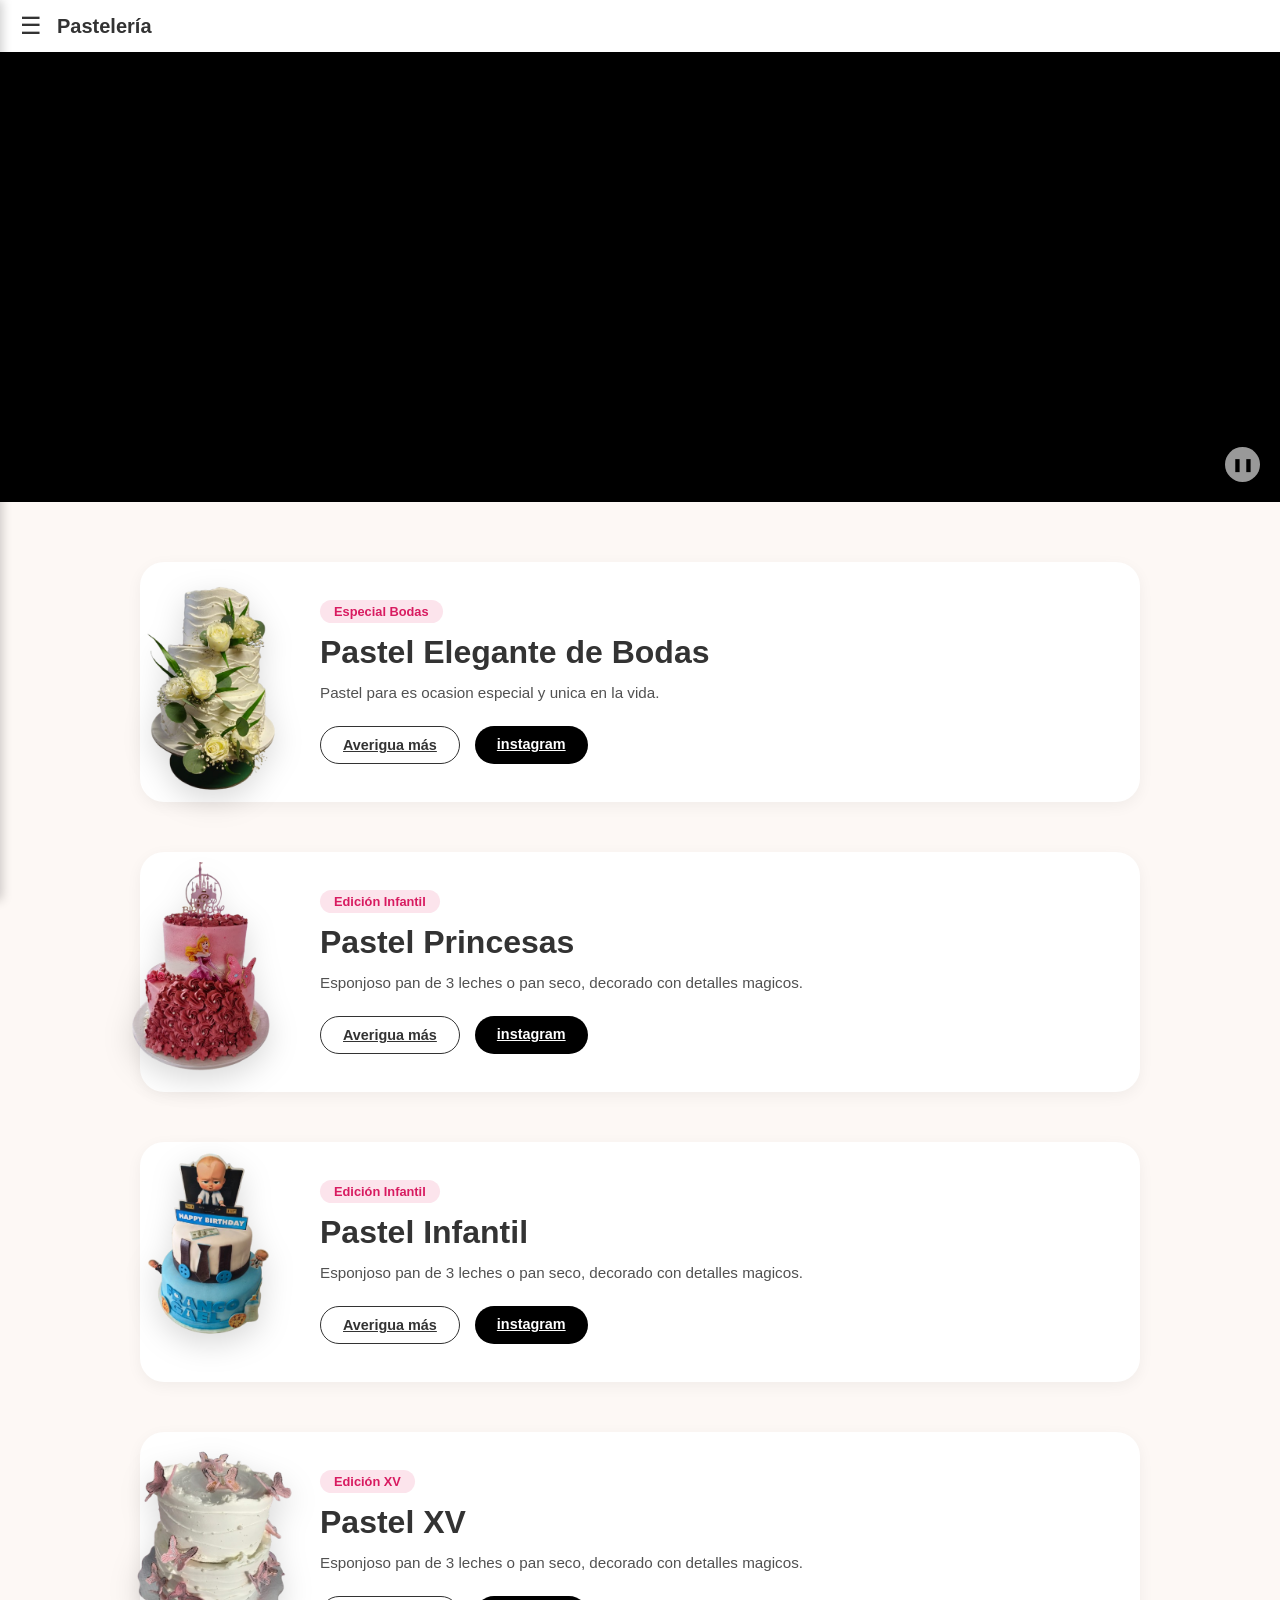
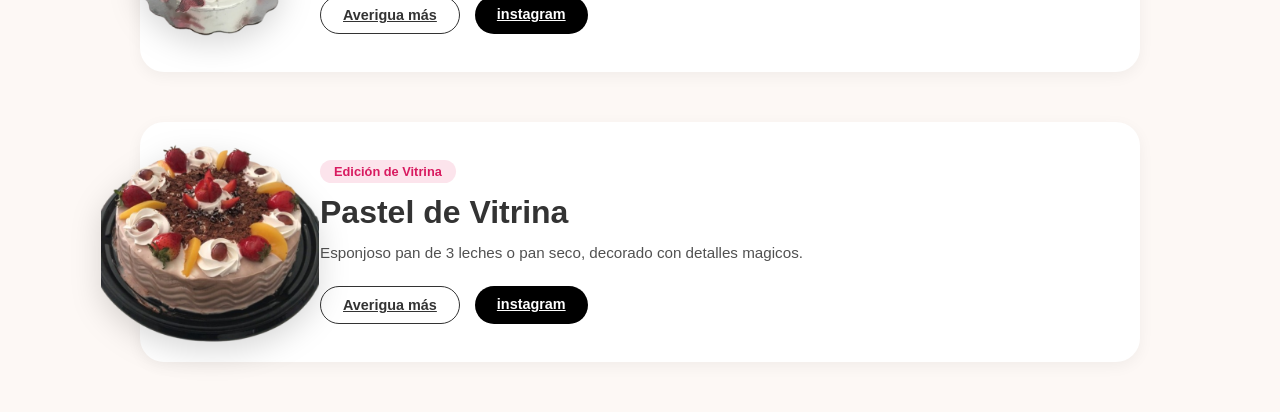
<file: index.html>
<!DOCTYPE html>
<html lang="es">
<head>
  <meta charset="UTF-8">
  <meta name="viewport" content="width=device-width, initial-scale=1.0">
  <title>Pastelería</title>
  <link rel="stylesheet" href="estilos.css">
</head>
<body>

  <!-- Encabezado -->
  <!-- BARRA SUPERIOR CON BOTÓN DE MENÚ -->
  <header class="top-bar">
    <button id="openMenuBtn" class="menu-btn" aria-label="Abrir menú">☰</button>
    <span class="brand-title">Pastelería</span>
  </header>

  <!-- FONDO OSCURO DE SOMBREO (OVERLAY) -->
  <div id="overlay" class="overlay"></div>

  <!-- MENÚ LATERAL DESPLEGABLE (SIDEBAR) -->
  <aside id="sidebar" class="sidebar">
    <div class="sidebar-header">
      <h2>Pastelería</h2>
      <button id="closeMenuBtn" class="close-btn">&times;</button>
    </div>

    <nav class="sidebar-links">
      <ul>
        <li><a href="index.html">🏠 Inicio</a></li>
        <li><a href="b.html">💍 Pasteles de Bodas</a></li>
        <li><a href="p.html">👑 Princesas</a></li>
        <li><a href="i.html">⚽ Infantil</a></li>
        <li><a href="xv.html">👸🏻 XV Años</a></li>
        <li><a href="v.html">🍰 Vitrina</a></li>
        <li><a href="https://www.instagram.com/pasteleria_santa_cecilia?stkn=NXdmcHgwbWNwem84/">📸 Instagram</a></li>
      </ul>
    </nav>

    <!-- DATOS DE CONTACTO DENTRO DEL MENÚ -->
    <div class="sidebar-contact">
      <h3>Contacto Directo</h3>
      <p>📱 <strong>Tel:</strong> 477-559-7699</p>
      <a href="https://wa.me/524775597699" target="_blank" class="whatsapp-btn">
        Enviar WhatsApp
      </a>
    </div>
  </aside>

  <!-- Sección Hero a Pantalla Completa (Full Width) -->
  <section class="hero-fullwidth">
    <video id="hero-video" autoplay loop muted playsinline>
      <source src="video.mp4" type="video/mp4">
    </video>

  <!-- Botón de control -->
    <button class="video-control-btn" id="playPauseBtn" aria-label="Pausar o reproducir video">
      ❚❚
    </button>
  </section>

  <!-- Categorías de Pasteles -->
  <!-- SECCIÓN DE SABORES / TARJETAS -->
  <main class="categories-container">
    
    <!-- Encabezado de la sección -->

    <!-- Tarjeta 1: Bodas (Efecto Zebra / Crumbl) -->
    <article class="product-card card-bodas">
      <!-- Imagen que sobresale a la izquierda -->
      <div class="card-image-wrapper">
        <img src="b1.png" alt="Pastel de Bodas" class="product-img">
      </div>

      <!-- Contenido de la derecha -->
      <div class="card-info">
        <span class="badge-tag">Especial Bodas</span>
        <h3 class="product-title">Pastel Elegante de Bodas</h3>
        <p class="product-description">
          Pastel para es ocasion especial y unica en la vida.
        </p>
        <div class="card-actions">
          <a href="b.html" class="btn-outline">Averigua más</a>
          <a href="https://www.instagram.com/pasteleria_santa_cecilia?stkn=NXdmcHgwbWNwem84/" class="btn-filled" target="_blank">instagram</a>
        </div>
      </div>
    </article>

    <!-- Tarjeta 2: Princesas -->
    <article class="product-card card-princesas">
      <div class="card-image-wrapper">
        <img src="p1.png" alt="Pastel de Princesas" class="product-img">
      </div>

      <div class="card-info">
        <span class="badge-tag tag-pink">Edición Infantil</span>
        <h3 class="product-title">Pastel Princesas</h3>
        <p class="product-description">
          Esponjoso pan de 3 leches o pan seco, decorado con detalles magicos.
        </p>
        <div class="card-actions">
          <a href="p.html" class="btn-outline">Averigua más</a>
          <a href="https://www.instagram.com/pasteleria_santa_cecilia?stkn=NXdmcHgwbWNwem84/" class="btn-filled" target="_blank">instagram</a>
        </div>
      </div>
    </article>

    <article class="product-card card-infantil">
      <div class="card-image-wrapper">
        <img src="i1.png" alt="Pastel Infantil" class="product-img">
      </div>

      <div class="card-info">
        <span class="badge-tag tag-purple">Edición Infantil</span>
        <h3 class="product-title">Pastel Infantil</h3>
        <p class="product-description">
          Esponjoso pan de 3 leches o pan seco, decorado con detalles magicos.
        </p>
        <div class="card-actions">
          <a href="i.html" class="btn-outline">Averigua más</a>
          <a href="https://www.instagram.com/pasteleria_santa_cecilia?stkn=NXdmcHgwbWNwem84/" class="btn-filled" target="_blank">instagram</a>
        </div>
      </div>
    </article>

    <article class="product-card card-xv">
      <div class="card-image-wrapper">
        <img src="xv1.png" alt="Pastel XV" class="product-img">
      </div>

      <div class="card-info">
        <span class="badge-tag tag-red">Edición XV</span>
        <h3 class="product-title">Pastel XV</h3>
        <p class="product-description">
          Esponjoso pan de 3 leches o pan seco, decorado con detalles magicos.
        </p>
        <div class="card-actions">
          <a href="xv.html" class="btn-outline">Averigua más</a>
          <a href="https://www.instagram.com/pasteleria_santa_cecilia?stkn=NXdmcHgwbWNwem84/" class="btn-filled" target="_blank">instagram</a>
        </div>
      </div>
    </article>

    <article class="product-card card-vitrina">
      <div class="card-image-wrapper">
        <img src="v1.png" alt="Pastel de Vitrina" class="product-img">
      </div>

      <div class="card-info">
        <span class="badge-tag tag-blue">Edición de Vitrina</span>
        <h3 class="product-title">Pastel de Vitrina</h3>
        <p class="product-description">
          Esponjoso pan de 3 leches o pan seco, decorado con detalles magicos.
        </p>
        <div class="card-actions">
          <a href="v.html" class="btn-outline">Averigua más</a>
          <a href="https://www.instagram.com/pasteleria_santa_cecilia?stkn=NXdmcHgwbWNwem84/" class="btn-filled" target="_blank">instagram</a>
        </div>
      </div>
    </article>

  </main>

  <!-- SCRIPT PARA CONTROLAR EL VIDEO -->
  <script>
    const video = document.getElementById('hero-video');
    const playPauseBtn = document.getElementById('playPauseBtn');

    playPauseBtn.addEventListener('click', () => {
      if (video.paused) {
        video.play();
        playPauseBtn.textContent = '❚❚';
      } else {
        video.pause();
        playPauseBtn.textContent = '▶';
      }
    });
  </script>

  <script>
    const openMenuBtn = document.getElementById('openMenuBtn');
    const closeMenuBtn = document.getElementById('closeMenuBtn');
    const sidebar = document.getElementById('sidebar');
    const overlay = document.getElementById('overlay');

    // Función para abrir menú
    function openMenu() {
      sidebar.classList.add('active');
      overlay.classList.add('active');
    }

  // Función para cerrar menú
    function closeMenu() {
      sidebar.classList.remove('active');
      overlay.classList.remove('active');
    }

  // Event Listeners
    openMenuBtn.addEventListener('click', openMenu);
    closeMenuBtn.addEventListener('click', closeMenu);
    overlay.addEventListener('click', closeMenu); // Cierra al hacer clic afuera
  </script>
</body>
</html>
</file>
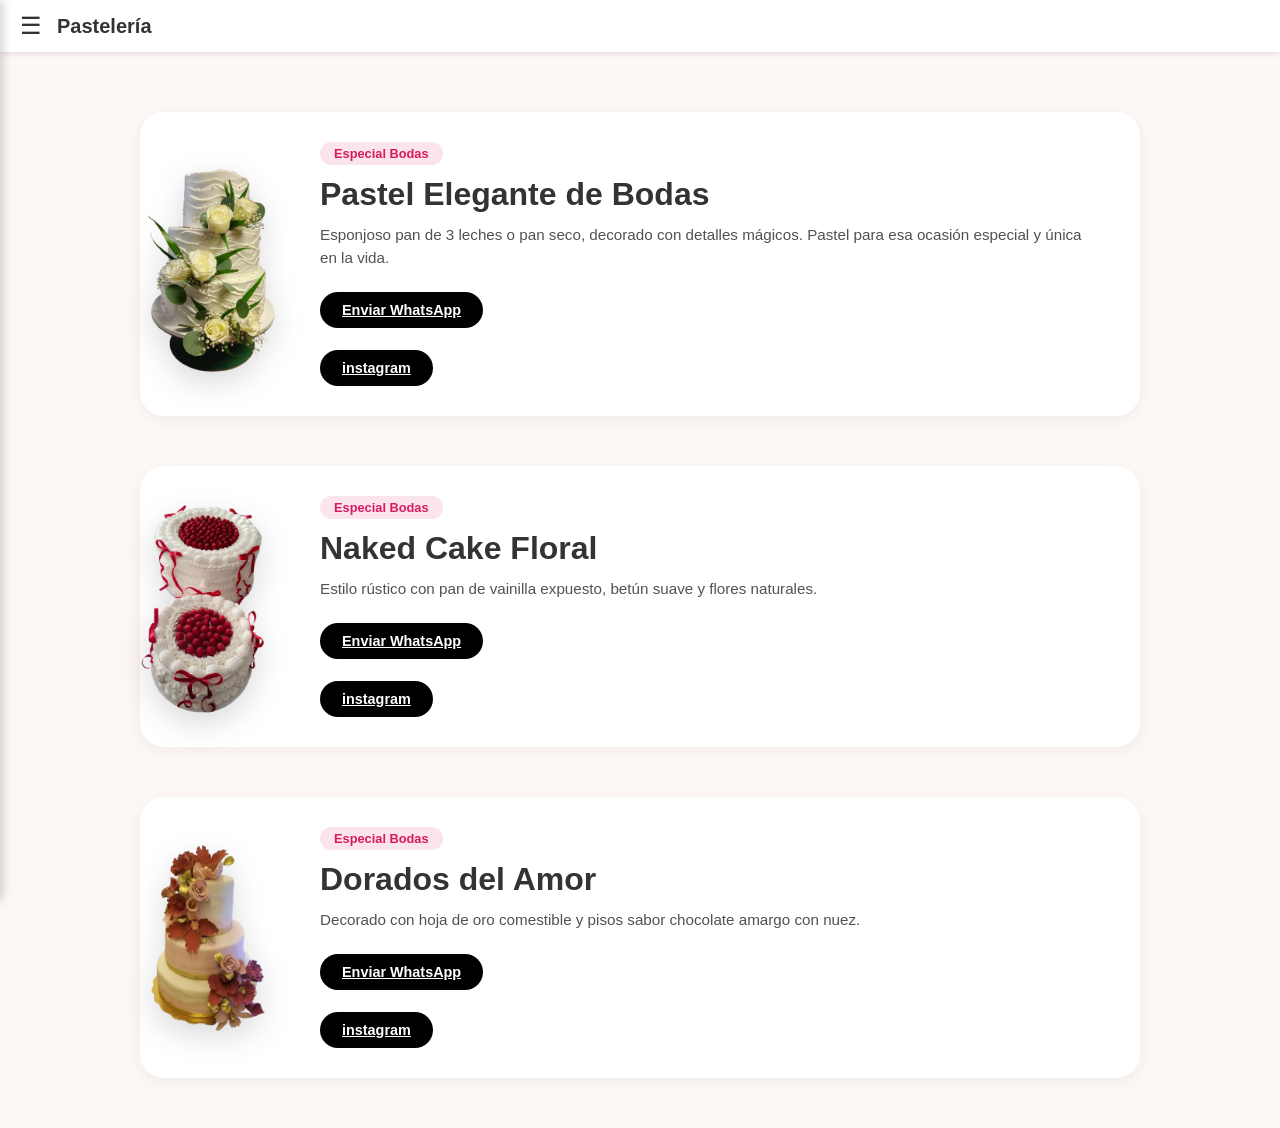
<file: b.html>
<!DOCTYPE html>
<html lang="es">
<head>
  <meta charset="UTF-8">
  <meta name="viewport" content="width=device-width, initial-scale=1.0">
  <title>Pasteles de Bodas - Pastelería</title>
  <link rel="stylesheet" href="estilos2.css">
</head>
<body>

  <!-- Encabezado -->
  <header class="top-bar">
    <button id="openMenuBtn" class="menu-btn" aria-label="Abrir menú">☰</button>
    <span class="brand-title">Pastelería</span>
  </header>

  <!-- FONDO OSCURO DE SOMBREO (OVERLAY) -->
  <div id="overlay" class="overlay"></div>

  <!-- MENÚ LATERAL DESPLEGABLE (SIDEBAR) -->
  <aside id="sidebar" class="sidebar">
    <div class="sidebar-header">
      <h2>Pastelería</h2>
      <button id="closeMenuBtn" class="close-btn">&times;</button>
    </div>

    <nav class="sidebar-links">
      <ul>
        <li><a href="index.html">🏠 Inicio</a></li>
        <li><a href="b.html">💍 Pasteles de Bodas</a></li>
        <li><a href="p.html">👑 Princesas</a></li>
        <li><a href="i.html">⚽ Infantil</a></li>
        <li><a href="xv.html">👸🏻 XV Años</a></li>
        <li><a href="v.html">🍰 Vitrina</a></li>
        <li><a href="https://www.instagram.com/pasteleria_santa_cecilia?stkn=NXdmcHgwbWNwem84/">📸 Instagram</a></li>
      </ul>
    </nav>

    <!-- DATOS DE CONTACTO DENTRO DEL MENÚ -->
    <div class="sidebar-contact">
      <h3>Contacto Directo</h3>
      <p>📱 <strong>Tel:</strong> 477-559-7699</p>
      <a href="https://wa.me/524775597699" target="_blank" class="whatsapp-btn">
        Enviar WhatsApp
      </a>
    </div>
  </aside>

  <!-- Lista de pasteles de boda -->
  <main class="categories-container">

    <!-- Pastel 1 (Café Elegante) -->
    <article class="product-card card-boda-elegante">
      <div class="card-image-wrapper">
        <img src="b1.png" alt="Pastel Elegante de Bodas" class="product-img">
      </div>
      <div class="card-info">
        <span class="badge-tag">Especial Bodas</span>
        <h2 class="product-title">Pastel Elegante de Bodas</h2>
        <p class="product-description">
          Esponjoso pan de 3 leches o pan seco, decorado con detalles mágicos. Pastel para esa ocasión especial y única en la vida.
        </p>
        <div class="card-actions">
          <a href="https://wa.me/524775597699?text=Hola,%20me%20gustaría%20cotizar%20un%20pastel%20similar%20a%20este%20modelo:%20https://garciajorgetalentos-beep.github.io/pasteleria-santa-cecilia/b1.png." class="btn-filled" target="_blank">Enviar WhatsApp</a>
        </div>
        <div class="card-actions">
          <a href="https://www.instagram.com/pasteleria_santa_cecilia?stkn=NXdmcHgwbWNwem84/" class="btn-filled" target="_blank">instagram</a>
        </div>
      </div>
    </article>

    <!-- Pastel 2 (Verde Eucalipto / Rústico) -->
    <article class="product-card card-boda-rustico">
      <div class="card-image-wrapper">
        <img src="b2.png" alt="Pastel Rústico" class="product-img">
      </div>
      <div class="card-info">
        <span class="badge-tag">Especial Bodas</span>
        <h2 class="product-title">Naked Cake Floral</h2>
        <p class="product-description">
          Estilo rústico con pan de vainilla expuesto, betún suave y flores naturales.
        </p>
        <div class="card-actions">
          <a href="https://wa.me/524775597699?text=Hola,%20me%20gustaría%20cotizar%20un%20pastel%20similar%20a%20este%20modelo:%20https://garciajorgetalentos-beep.github.io/pasteleria-santa-cecilia/b2.png." class="btn-filled" target="_blank">Enviar WhatsApp</a>
        </div>
        <div class="card-actions">
          <a href="https://www.instagram.com/pasteleria_santa_cecilia?stkn=NXdmcHgwbWNwem84/" class="btn-filled" target="_blank">instagram</a>
        </div>
      </div>
    </article>

    <!-- Pastel 3 (Dorado / Champán) -->
    <article class="product-card card-boda-dorado">
      <div class="card-image-wrapper">
        <img src="b3.png" alt="Pastel Dorado" class="product-img">
      </div>
      <div class="card-info">
        <span class="badge-tag">Especial Bodas</span>
        <h2 class="product-title">Dorados del Amor</h2>
        <p class="product-description">
          Decorado con hoja de oro comestible y pisos sabor chocolate amargo con nuez.
        </p>
        <div class="card-actions">
          <a href="https://wa.me/524775597699?text=Hola,%20me%20gustaría%20cotizar%20un%20pastel%20similar%20a%20este%20modelo:%20https://garciajorgetalentos-beep.github.io/pasteleria-santa-cecilia/b3.png." class="btn-filled" target="_blank">Enviar WhatsApp</a>
        </div>
        <div class="card-actions">
          <a href="https://www.instagram.com/pasteleria_santa_cecilia?stkn=NXdmcHgwbWNwem84/" class="btn-filled" target="_blank">instagram</a>
        </div>
      </div>
    </article>

  </main>

  <script>
    const openMenuBtn = document.getElementById('openMenuBtn');
    const closeMenuBtn = document.getElementById('closeMenuBtn');
    const sidebar = document.getElementById('sidebar');
    const overlay = document.getElementById('overlay');

    // Función para abrir menú
    function openMenu() {
      sidebar.classList.add('active');
      overlay.classList.add('active');
    }

  // Función para cerrar menú
    function closeMenu() {
      sidebar.classList.remove('active');
      overlay.classList.remove('active');
    }

  // Event Listeners
    openMenuBtn.addEventListener('click', openMenu);
    closeMenuBtn.addEventListener('click', closeMenu);
    overlay.addEventListener('click', closeMenu); // Cierra al hacer clic afuera
  </script>

</body>
</html>
</file>
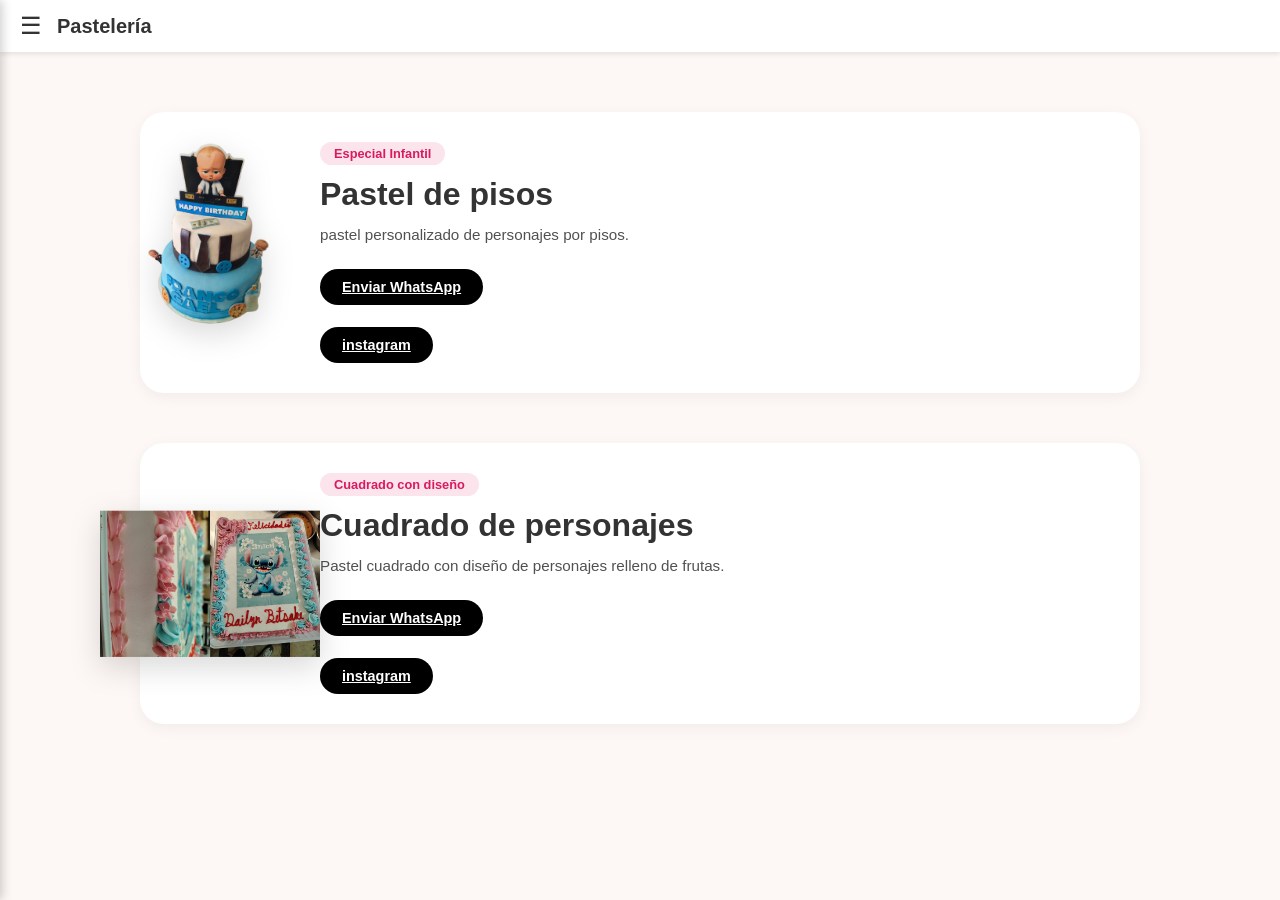
<file: i.html>
<!DOCTYPE html>
<html lang="es">
<head>
  <meta charset="UTF-8">
  <meta name="viewport" content="width=device-width, initial-scale=1.0">
  <title>Pasteles de Bodas - Pastelería</title>
  <link rel="stylesheet" href="estilos2.css">
</head>
<body>

  <!-- Encabezado -->
  <header class="top-bar">
    <button id="openMenuBtn" class="menu-btn" aria-label="Abrir menú">☰</button>
    <span class="brand-title">Pastelería</span>
  </header>

  <!-- FONDO OSCURO DE SOMBREO (OVERLAY) -->
  <div id="overlay" class="overlay"></div>

  <!-- MENÚ LATERAL DESPLEGABLE (SIDEBAR) -->
  <aside id="sidebar" class="sidebar">
    <div class="sidebar-header">
      <h2>Pastelería</h2>
      <button id="closeMenuBtn" class="close-btn">&times;</button>
    </div>

    <nav class="sidebar-links">
      <ul>
        <li><a href="index.html">🏠 Inicio</a></li>
        <li><a href="b.html">💍 Pasteles de Bodas</a></li>
        <li><a href="p.html">👑 Princesas</a></li>
        <li><a href="i.html">⚽ Infantil</a></li>
        <li><a href="xv.html">👸🏻 XV Años</a></li>
        <li><a href="v.html">🍰 Vitrina</a></li>
        <li><a href="https://www.instagram.com/pasteleria_santa_cecilia?stkn=NXdmcHgwbWNwem84/">📸 Instagram</a></li>
      </ul>
    </nav>

    <!-- DATOS DE CONTACTO DENTRO DEL MENÚ -->
    <div class="sidebar-contact">
      <h3>Contacto Directo</h3>
      <p>📱 <strong>Tel:</strong> 477-559-7699</p>
      <a href="https://wa.me/524775597699" target="_blank" class="whatsapp-btn">
        Enviar WhatsApp
      </a>
    </div>
  </aside>

  <!-- Lista de pasteles de boda -->
  <main class="categories-container">

    <!-- Pastel 1 (Café Elegante) -->
    <article class="product-card card-boda-elegante">
      <div class="card-image-wrapper">
        <img src="i1.png" alt="Pastel de pisos" class="product-img">
      </div>
      <div class="card-info">
        <span class="badge-tag">Especial Infantil</span>
        <h2 class="product-title">Pastel de pisos</h2>
        <p class="product-description">
          pastel personalizado de personajes por pisos.
        </p>
        <div class="card-actions">
          <a href="https://wa.me/524775597699?text=Hola,%20me%20gustaría%20cotizar%20un%20pastel%20similar%20a%20este%20modelo:%20https://garciajorgetalentos-beep.github.io/pasteleria-santa-cecilia/i1.png." class="btn-filled" target="_blank">Enviar WhatsApp</a>
        </div>
        <div class="card-actions">
          <a href="https://www.instagram.com/pasteleria_santa_cecilia?stkn=NXdmcHgwbWNwem84/" class="btn-filled" target="_blank">instagram</a>
        </div>
      </div>
    </article>

    <!-- Pastel 2 (Verde Eucalipto / Rústico) -->
    <article class="product-card card-boda-rustico">
      <div class="card-image-wrapper">
        <img src="i2.png" alt="Pastel Rústico" class="product-img">
      </div>
      <div class="card-info">
        <span class="badge-tag">Cuadrado con diseño</span>
        <h2 class="product-title">Cuadrado de personajes</h2>
        <p class="product-description">
          Pastel cuadrado con diseño de personajes relleno de frutas.
        </p>
        <div class="card-actions">
          <a href="https://wa.me/524775597699?text=Hola,%20me%20gustaría%20cotizar%20un%20pastel%20similar%20a%20este%20modelo:%20https://garciajorgetalentos-beep.github.io/pasteleria-santa-cecilia/i2.png." class="btn-filled" target="_blank">Enviar WhatsApp</a>
        </div>
        <div class="card-actions">
          <a href="https://www.instagram.com/pasteleria_santa_cecilia?stkn=NXdmcHgwbWNwem84/" class="btn-filled" target="_blank">instagram</a>
        </div>
      </div>
    </article>


  </main>

  <script>
    const openMenuBtn = document.getElementById('openMenuBtn');
    const closeMenuBtn = document.getElementById('closeMenuBtn');
    const sidebar = document.getElementById('sidebar');
    const overlay = document.getElementById('overlay');

    // Función para abrir menú
    function openMenu() {
      sidebar.classList.add('active');
      overlay.classList.add('active');
    }

  // Función para cerrar menú
    function closeMenu() {
      sidebar.classList.remove('active');
      overlay.classList.remove('active');
    }

  // Event Listeners
    openMenuBtn.addEventListener('click', openMenu);
    closeMenuBtn.addEventListener('click', closeMenu);
    overlay.addEventListener('click', closeMenu); // Cierra al hacer clic afuera
  </script>

</body>
</html>
</file>
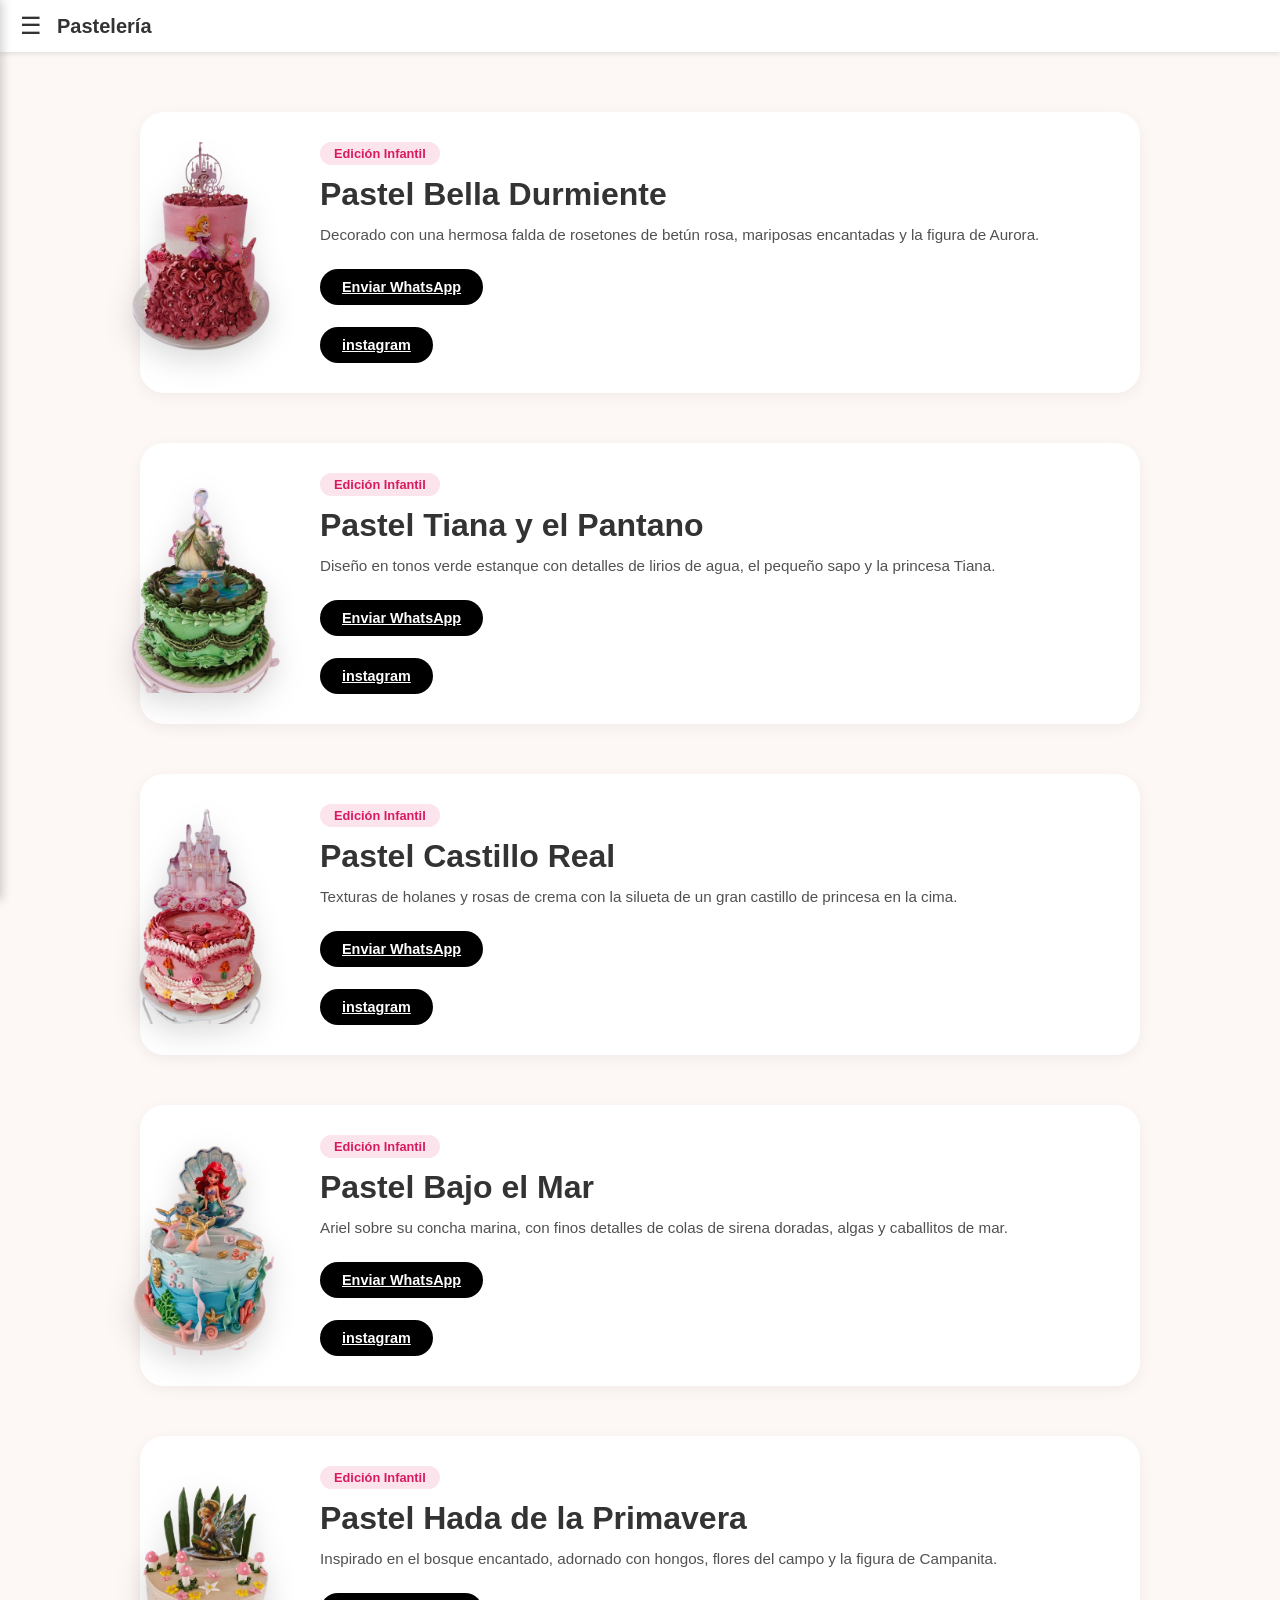
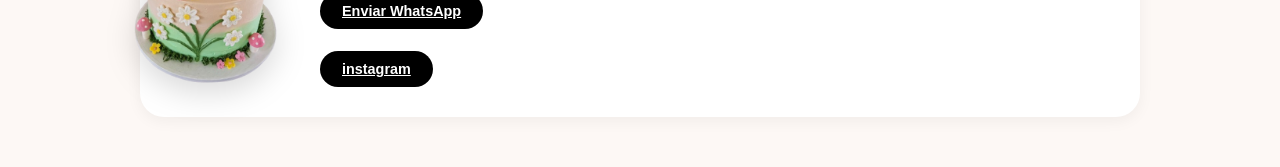
<file: p.html>
<!DOCTYPE html>
<html lang="es">
<head>
  <meta charset="UTF-8">
  <meta name="viewport" content="width=device-width, initial-scale=1.0">
  <title>Pasteles de Princesas - Pastelería</title>
  <link rel="stylesheet" href="estilos2.css">
</head>
<body>

  <!-- Encabezado -->
  <header class="top-bar">
    <button id="openMenuBtn" class="menu-btn" aria-label="Abrir menú">☰</button>
    <span class="brand-title">Pastelería</span>
  </header>

  <!-- FONDO OSCURO DE SOMBREO (OVERLAY) -->
  <div id="overlay" class="overlay"></div>

  <!-- MENÚ LATERAL DESPLEGABLE (SIDEBAR) -->
  <aside id="sidebar" class="sidebar">
    <div class="sidebar-header">
      <h2>Pastelería</h2>
      <button id="closeMenuBtn" class="close-btn">&times;</button>
    </div>

    <nav class="sidebar-links">
      <ul>
        <li><a href="index.html">🏠 Inicio</a></li>
        <li><a href="b.html">💍 Pasteles de Bodas</a></li>
        <li><a href="p.html">👑 Princesas</a></li>
        <li><a href="i.html">⚽ Infantil</a></li>
        <li><a href="xv.html">👸🏻 XV Años</a></li>
        <li><a href="v.html">🍰 Vitrina</a></li>
        <li><a href="https://www.instagram.com/pasteleria_santa_cecilia?stkn=NXdmcHgwbWNwem84/">📸 Instagram</a></li>
      </ul>
    </nav>

    <!-- DATOS DE CONTACTO DENTRO DEL MENÚ -->
    <div class="sidebar-contact">
      <h3>Contacto Directo</h3>
      <p>📱 <strong>Tel:</strong> 477-559-7699</p>
      <a href="https://wa.me/524775597699" target="_blank" class="whatsapp-btn">
        Enviar WhatsApp
      </a>
    </div>
  </aside>

  <!-- Lista de pasteles de princesas -->
  <main class="categories-container">

    <!-- Pastel 1: La Bella Durmiente (Rosa Mágico) -->
    <article class="product-card card-princesa-aurora">
      <div class="card-image-wrapper">
        <img src="p1.png" alt="Pastel La Bella Durmiente" class="product-img">
      </div>
      <div class="card-info">
        <span class="badge-tag">Edición Infantil</span>
        <h2 class="product-title">Pastel Bella Durmiente</h2>
        <p class="product-description">
          Decorado con una hermosa falda de rosetones de betún rosa, mariposas encantadas y la figura de Aurora.
        </p>
        <div class="card-actions">
          <a href="https://wa.me/524775597699?text=Hola,%20me%20gustaría%20cotizar%20un%20pastel%20similar%20a%20este%20modelo:%20https://garciajorgetalentos-beep.github.io/pasteleria-santa-cecilia/p1.png." class="btn-filled" target="_blank">Enviar WhatsApp</a>
        </div>
        <div class="card-actions">
          <a href="https://www.instagram.com/pasteleria_santa_cecilia?stkn=NXdmcHgwbWNwem84/" class="btn-filled" target="_blank">instagram</a>
        </div>
      </div>
    </article>

    <!-- Pastel 2: Tiana y el Sapo (Verde Encantado) -->
    <article class="product-card card-princesa-tiana">
      <div class="card-image-wrapper">
        <img src="p2.png" alt="Pastel Tiana" class="product-img">
      </div>
      <div class="card-info">
        <span class="badge-tag">Edición Infantil</span>
        <h2 class="product-title">Pastel Tiana y el Pantano</h2>
        <p class="product-description">
          Diseño en tonos verde estanque con detalles de lirios de agua, el pequeño sapo y la princesa Tiana.
        </p>
        <div class="card-actions">
          <a href="https://wa.me/524775597699?text=Hola,%20me%20gustaría%20cotizar%20un%20pastel%20similar%20a%20este%20modelo:%20https://garciajorgetalentos-beep.github.io/pasteleria-santa-cecilia/p2.png." class="btn-filled" target="_blank">Enviar WhatsApp</a>
        </div>
        <div class="card-actions">
          <a href="https://www.instagram.com/pasteleria_santa_cecilia?stkn=NXdmcHgwbWNwem84/" class="btn-filled" target="_blank">instagram</a>
        </div>
      </div>
    </article>

    <!-- Pastel 3: Castillo de Cuento (Rosa Pastel) -->
    <article class="product-card card-princesa-castillo">
      <div class="card-image-wrapper">
        <img src="p3.png" alt="Pastel Castillo Real" class="product-img">
      </div>
      <div class="card-info">
        <span class="badge-tag">Edición Infantil</span>
        <h2 class="product-title">Pastel Castillo Real</h2>
        <p class="product-description">
          Texturas de holanes y rosas de crema con la silueta de un gran castillo de princesa en la cima.
        </p>
        <div class="card-actions">
          <a href="https://wa.me/524775597699?text=Hola,%20me%20gustaría%20cotizar%20un%20pastel%20similar%20a%20este%20modelo:%20https://garciajorgetalentos-beep.github.io/pasteleria-santa-cecilia/p3.png." class="btn-filled" target="_blank">Enviar WhatsApp</a>
        </div>
        <div class="card-actions">
          <a href="https://www.instagram.com/pasteleria_santa_cecilia?stkn=NXdmcHgwbWNwem84/" class="btn-filled" target="_blank">instagram</a>
        </div>
      </div>
    </article>

    <!-- Pastel 4: Sirenita (Azul Océano) -->
    <article class="product-card card-princesa-sirenita">
      <div class="card-image-wrapper">
        <img src="p4.png" alt="Pastel Sirenita Ariel" class="product-img">
      </div>
      <div class="card-info">
        <span class="badge-tag">Edición Infantil</span>
        <h2 class="product-title">Pastel Bajo el Mar</h2>
        <p class="product-description">
          Ariel sobre su concha marina, con finos detalles de colas de sirena doradas, algas y caballitos de mar.
        </p>
        <div class="card-actions">
          <a href="https://wa.me/524775597699?text=Hola,%20me%20gustaría%20cotizar%20un%20pastel%20similar%20a%20este%20modelo:%20https://garciajorgetalentos-beep.github.io/pasteleria-santa-cecilia/p4.png." class="btn-filled" target="_blank">Enviar WhatsApp</a>
        </div>
        <div class="card-actions">
          <a href="https://www.instagram.com/pasteleria_santa_cecilia?stkn=NXdmcHgwbWNwem84/" class="btn-filled" target="_blank">instagram</a>
        </div>
      </div>
    </article>

    <!-- Pastel 5: Campanita (Bosque Mágico) -->
    <article class="product-card card-princesa-tinkerbell">
      <div class="card-image-wrapper">
        <img src="p5.png" alt="Pastel Campanita Hada" class="product-img">
      </div>
      <div class="card-info">
        <span class="badge-tag">Edición Infantil</span>
        <h2 class="product-title">Pastel Hada de la Primavera</h2>
        <p class="product-description">
          Inspirado en el bosque encantado, adornado con hongos, flores del campo y la figura de Campanita.
        </p>
        <div class="card-actions">
          <a href="https://wa.me/524775597699?text=Hola,%20me%20gustaría%20cotizar%20un%20pastel%20similar%20a%20este%20modelo:%20https://garciajorgetalentos-beep.github.io/pasteleria-santa-cecilia/p5.png." class="btn-filled" target="_blank">Enviar WhatsApp</a>
        </div>
        <div class="card-actions">
          <a href="https://www.instagram.com/pasteleria_santa_cecilia?stkn=NXdmcHgwbWNwem84/" class="btn-filled" target="_blank">instagram</a>
        </div>
      </div>
    </article>

  </main>

  <script>
    const openMenuBtn = document.getElementById('openMenuBtn');
    const closeMenuBtn = document.getElementById('closeMenuBtn');
    const sidebar = document.getElementById('sidebar');
    const overlay = document.getElementById('overlay');

    // Función para abrir menú
    function openMenu() {
      sidebar.classList.add('active');
      overlay.classList.add('active');
    }

  // Función para cerrar menú
    function closeMenu() {
      sidebar.classList.remove('active');
      overlay.classList.remove('active');
    }

  // Event Listeners
    openMenuBtn.addEventListener('click', openMenu);
    closeMenuBtn.addEventListener('click', closeMenu);
    overlay.addEventListener('click', closeMenu); // Cierra al hacer clic afuera
  </script>

</body>
</html>
</file>
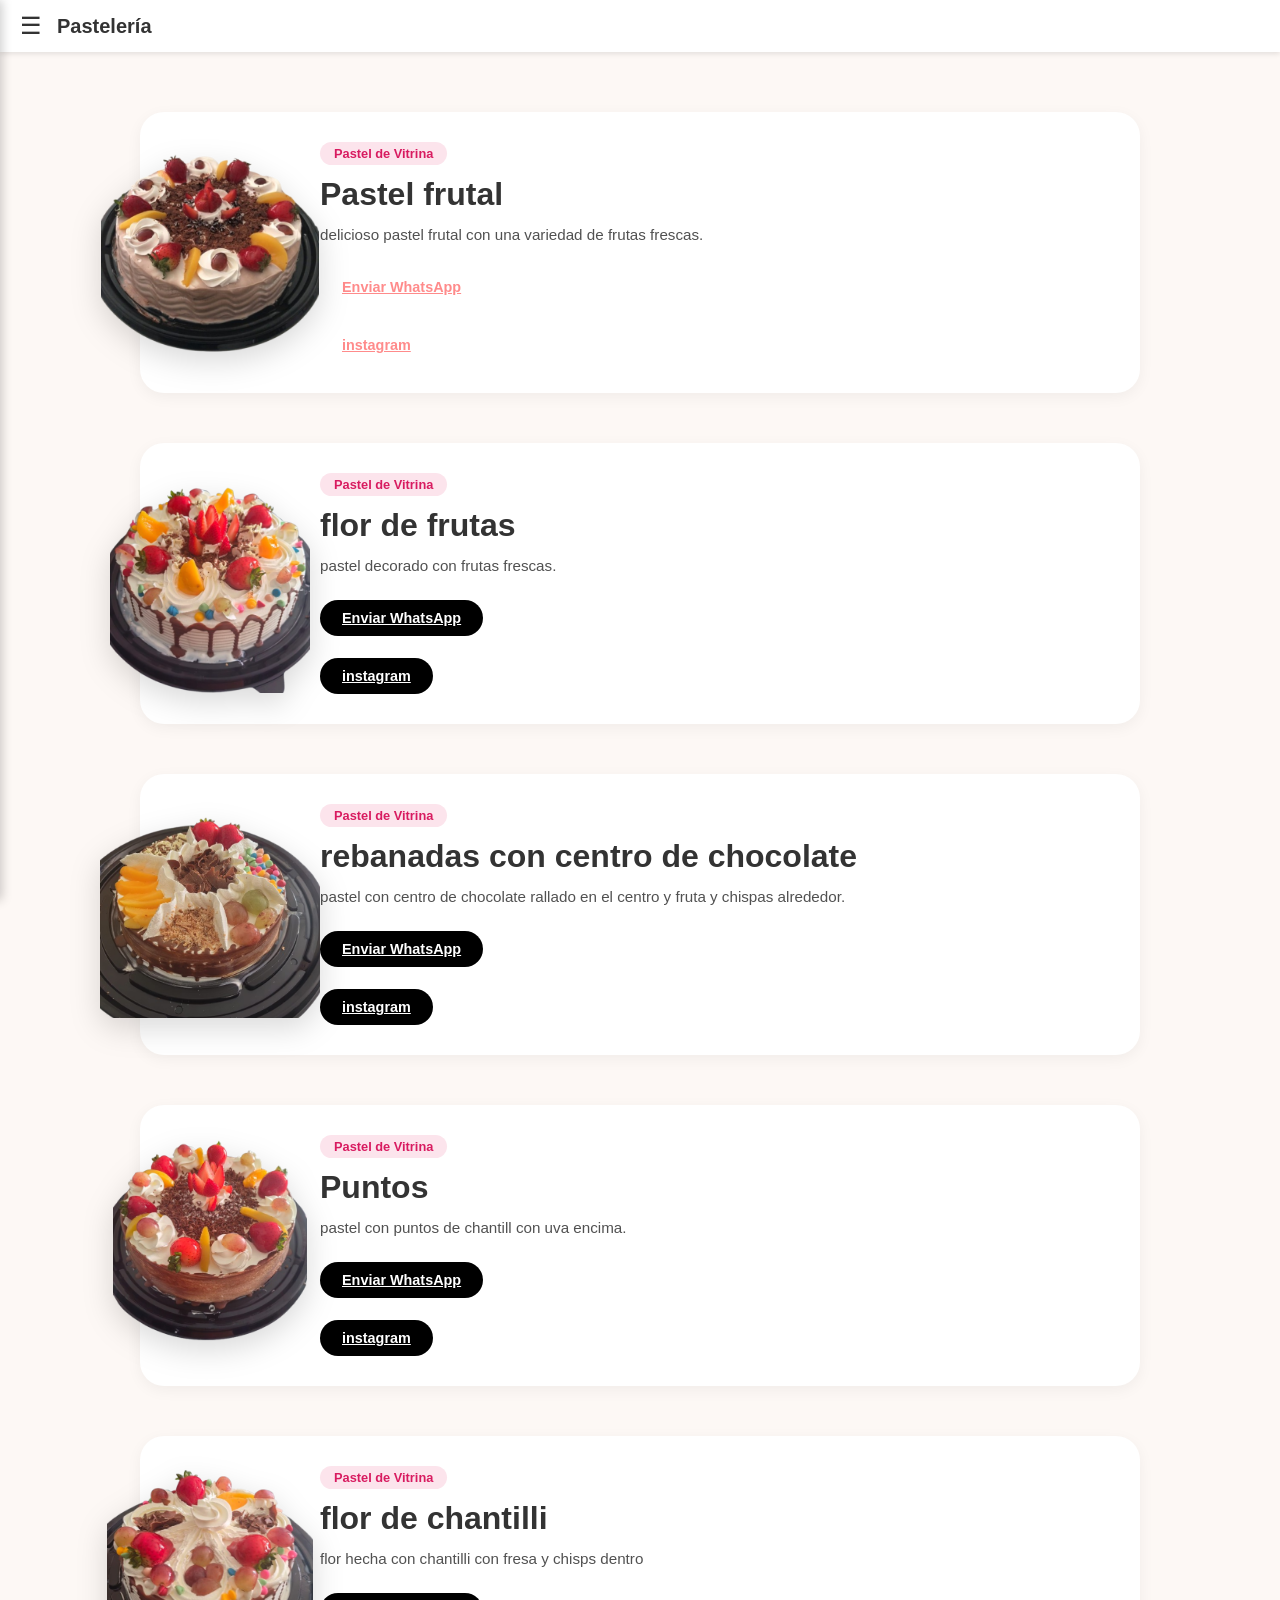
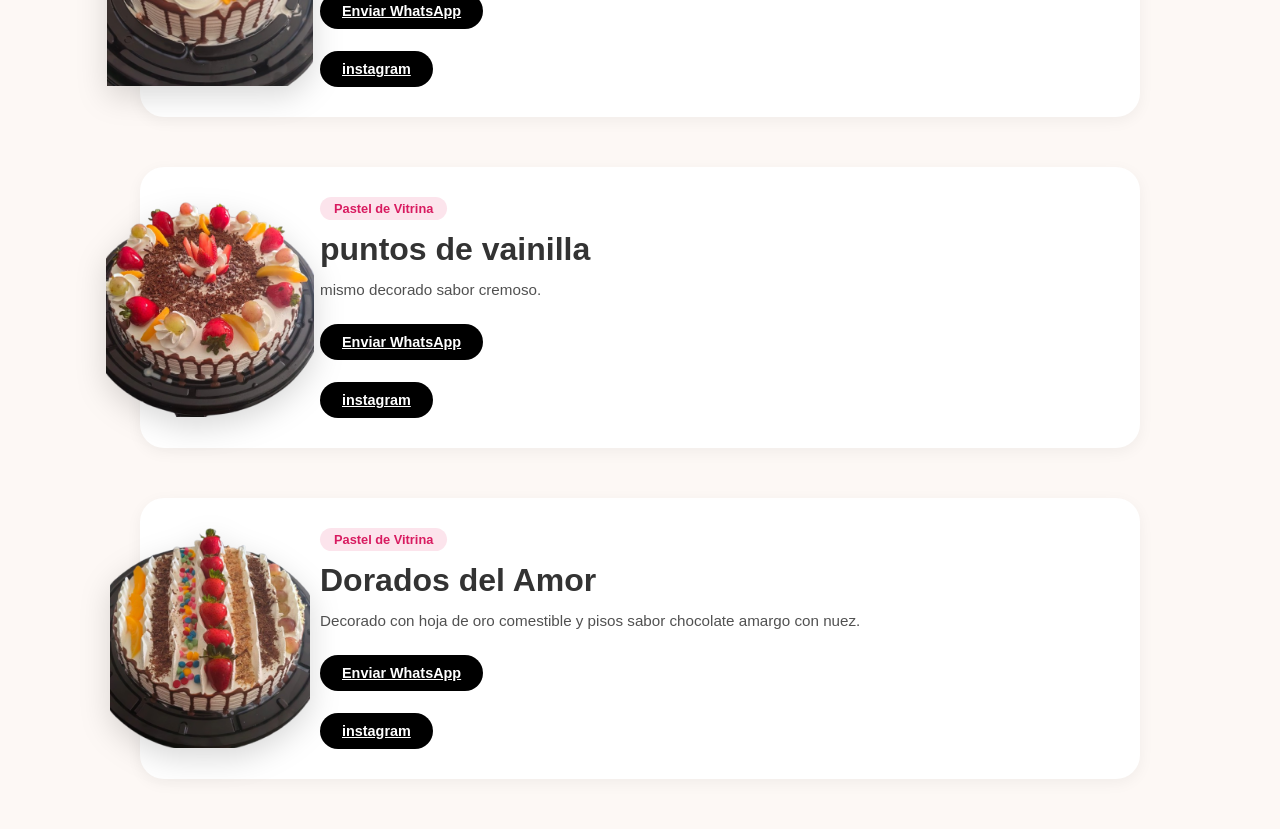
<file: v.html>
<!DOCTYPE html>
<html lang="es">
<head>
  <meta charset="UTF-8">
  <meta name="viewport" content="width=device-width, initial-scale=1.0">
  <title>Pasteles de Bodas - Pastelería</title>
  <link rel="stylesheet" href="estilos4.css">
</head>
<body>

  <!-- Encabezado -->
  <header class="top-bar">
    <button id="openMenuBtn" class="menu-btn" aria-label="Abrir menú">☰</button>
    <span class="brand-title">Pastelería</span>
  </header>

  <!-- FONDO OSCURO DE SOMBREO (OVERLAY) -->
  <div id="overlay" class="overlay"></div>

  <!-- MENÚ LATERAL DESPLEGABLE (SIDEBAR) -->
  <aside id="sidebar" class="sidebar">
    <div class="sidebar-header">
      <h2>Pastelería</h2>
      <button id="closeMenuBtn" class="close-btn">&times;</button>
    </div>

    <nav class="sidebar-links">
      <ul>
        <li><a href="index.html">🏠 Inicio</a></li>
        <li><a href="b.html">💍 Pasteles de Bodas</a></li>
        <li><a href="p.html">👑 Princesas</a></li>
        <li><a href="i.html">⚽ Infantil</a></li>
        <li><a href="xv.html">👸🏻 XV Años</a></li>
        <li><a href="v.html">🍰 Vitrina</a></li>
        <li><a href="https://www.instagram.com/pasteleria_santa_cecilia?stkn=NXdmcHgwbWNwem84/">📸 Instagram</a></li>
      </ul>
    </nav>

    <!-- DATOS DE CONTACTO DENTRO DEL MENÚ -->
    <div class="sidebar-contact">
      <h3>Contacto Directo</h3>
      <p>📱 <strong>Tel:</strong> 477-559-7699</p>
      <a href="https://wa.me/524775597699" target="_blank" class="whatsapp-btn">
        Enviar WhatsApp
      </a>
    </div>
  </aside>

  <!-- Envuelve todas las tarjetas dentro de este main -->
  <main class="categories-container">

    <!-- Pastel 1 (Café Elegante) -->
    <article class="product-card card-v1">
      <div class="card-image-wrapper">
        <img src="v1.png" alt="Pastel Elegante de Bodas" class="product-img">
      </div>
      <div class="card-info">
        <span class="badge-tag">Pastel de Vitrina</span>
        <h2 class="product-title">Pastel frutal</h2>
        <p class="product-description">
          delicioso pastel frutal con una variedad de frutas frescas.
        </p>
        <div class="card-actions">
          <a href="https://wa.me/524775597699?text=Hola,%20me%20gustaría%20cotizar%20un%20pastel%20similar%20a%20este%20modelo:%20https://garciajorgetalentos-beep.github.io/pasteleria-santa-cecilia/v1.png." class="btn-filled" target="_blank">Enviar WhatsApp</a>
        </div>
        <div class="card-actions">
          <a href="https://www.instagram.com/pasteleria_santa_cecilia?stkn=NXdmcHgwbWNwem84/" class="btn-filled" target="_blank">instagram</a>
        </div>
      </div>
    </article>

    <!-- Pastel 2 (Verde Eucalipto / Rústico) -->
    <article class="product-card card-v2">
      <div class="card-image-wrapper">
        <img src="v2.png" alt="Pastel Rústico" class="product-img">
      </div>
      <div class="card-info">
        <span class="badge-tag">Pastel de Vitrina</span>
        <h2 class="product-title">flor de frutas</h2>
        <p class="product-description">
          pastel decorado con frutas frescas.
        </p>
        <div class="card-actions">
          <a href="https://wa.me/524775597699?text=Hola,%20me%20gustaría%20cotizar%20un%20pastel%20similar%20a%20este%20modelo:%20https://garciajorgetalentos-beep.github.io/pasteleria-santa-cecilia/v2.png." class="btn-filled" target="_blank">Enviar WhatsApp</a>
        </div>
        <div class="card-actions">
          <a href="https://www.instagram.com/pasteleria_santa_cecilia?stkn=NXdmcHgwbWNwem84/" class="btn-filled" target="_blank">instagram</a>
        </div>
      </div>
    </article>

    <!-- Pastel 3 (Dorado / Champán) -->
    <article class="product-card card-v3">
      <div class="card-image-wrapper">
        <img src="v3.png" alt="Pastel Dorado" class="product-img">
      </div>
      <div class="card-info">
        <span class="badge-tag">Pastel de Vitrina</span>
        <h2 class="product-title">rebanadas con centro de chocolate</h2>
        <p class="product-description">
          pastel con centro de chocolate rallado en el centro y fruta y chispas alrededor.
        </p>
        <div class="card-actions">
          <a href="https://wa.me/524775597699?text=Hola,%20me%20gustaría%20cotizar%20un%20pastel%20similar%20a%20este%20modelo:%20https://garciajorgetalentos-beep.github.io/pasteleria-santa-cecilia/v3.png." class="btn-filled" target="_blank">Enviar WhatsApp</a>
        </div>
        <div class="card-actions">
          <a href="https://www.instagram.com/pasteleria_santa_cecilia?stkn=NXdmcHgwbWNwem84/" class="btn-filled" target="_blank">instagram</a>
        </div>
      </div>
    </article>

    <article class="product-card card-v4">
      <div class="card-image-wrapper">
        <img src="v4.png" alt="Pastel Dorado" class="product-img">
      </div>
      <div class="card-info">
        <span class="badge-tag">Pastel de Vitrina</span>
        <h2 class="product-title">Puntos</h2>
        <p class="product-description">
          pastel con puntos de chantill con uva encima.
        </p>
        <div class="card-actions">
          <a href="https://wa.me/524775597699?text=Hola,%20me%20gustaría%20cotizar%20un%20pastel%20similar%20a%20este%20modelo:%20https://garciajorgetalentos-beep.github.io/pasteleria-santa-cecilia/v4.png." class="btn-filled" target="_blank">Enviar WhatsApp</a>
        </div>
        <div class="card-actions">
          <a href="https://www.instagram.com/pasteleria_santa_cecilia?stkn=NXdmcHgwbWNwem84/" class="btn-filled" target="_blank">instagram</a>
        </div>
      </div>
    </article>

    <article class="product-card card-v5">
      <div class="card-image-wrapper">
        <img src="v5.png" alt="Pastel Dorado" class="product-img">
      </div>
      <div class="card-info">
        <span class="badge-tag">Pastel de Vitrina</span>
        <h2 class="product-title">flor de chantilli</h2>
        <p class="product-description">
          flor hecha con chantilli con fresa y chisps dentro
        </p>
        <div class="card-actions">
          <a href="https://wa.me/524775597699?text=Hola,%20me%20gustaría%20cotizar%20un%20pastel%20similar%20a%20este%20modelo:%20https://garciajorgetalentos-beep.github.io/pasteleria-santa-cecilia/v5.png." class="btn-filled" target="_blank">Enviar WhatsApp</a>
        </div>
        <div class="card-actions">
          <a href="https://www.instagram.com/pasteleria_santa_cecilia?stkn=NXdmcHgwbWNwem84/" class="btn-filled" target="_blank">instagram</a>
        </div>
      </div>
    </article>

    <article class="product-card card-v6">
      <div class="card-image-wrapper">
        <img src="v6.png" alt="Pastel Dorado" class="product-img">
      </div>
      <div class="card-info">
        <span class="badge-tag">Pastel de Vitrina</span>
        <h2 class="product-title">puntos de vainilla</h2>
        <p class="product-description">
          mismo decorado sabor cremoso.
        </p>
        <div class="card-actions">
          <a href="https://wa.me/524775597699?text=Hola,%20me%20gustaría%20cotizar%20un%20pastel%20similar%20a%20este%20modelo:%20https://garciajorgetalentos-beep.github.io/pasteleria-santa-cecilia/v6.png." class="btn-filled" target="_blank">Enviar WhatsApp</a>
        </div>
        <div class="card-actions">
          <a href="https://www.instagram.com/pasteleria_santa_cecilia?stkn=NXdmcHgwbWNwem84/" class="btn-filled" target="_blank">instagram</a>
        </div>
      </div>
    </article>

    <article class="product-card card-v7">
      <div class="card-image-wrapper">
        <img src="v7.png" alt="Pastel Dorado" class="product-img">
      </div>
      <div class="card-info">
        <span class="badge-tag">Pastel de Vitrina</span>
        <h2 class="product-title">Dorados del Amor</h2>
        <p class="product-description">
          Decorado con hoja de oro comestible y pisos sabor chocolate amargo con nuez.
        </p>
        <div class="card-actions">
          <a href="https://wa.me/524775597699?text=Hola,%20me%20gustaría%20cotizar%20un%20pastel%20similar%20a%20este%20modelo:%20https://garciajorgetalentos-beep.github.io/pasteleria-santa-cecilia/v7.png." class="btn-filled" target="_blank">Enviar WhatsApp</a>
        </div>
        <div class="card-actions">
          <a href="https://www.instagram.com/pasteleria_santa_cecilia?stkn=NXdmcHgwbWNwem84/" class="btn-filled" target="_blank">instagram</a>
        </div>
      </div>
    </article>

  </main>

  <script>
    const openMenuBtn = document.getElementById('openMenuBtn');
    const closeMenuBtn = document.getElementById('closeMenuBtn');
    const sidebar = document.getElementById('sidebar');
    const overlay = document.getElementById('overlay');

    // Función para abrir menú
    function openMenu() {
      sidebar.classList.add('active');
      overlay.classList.add('active');
    }

  // Función para cerrar menú
    function closeMenu() {
      sidebar.classList.remove('active');
      overlay.classList.remove('active');
    }

  // Event Listeners
    openMenuBtn.addEventListener('click', openMenu);
    closeMenuBtn.addEventListener('click', closeMenu);
    overlay.addEventListener('click', closeMenu); // Cierra al hacer clic afuera
  </script>

</body>
</html>
</file>
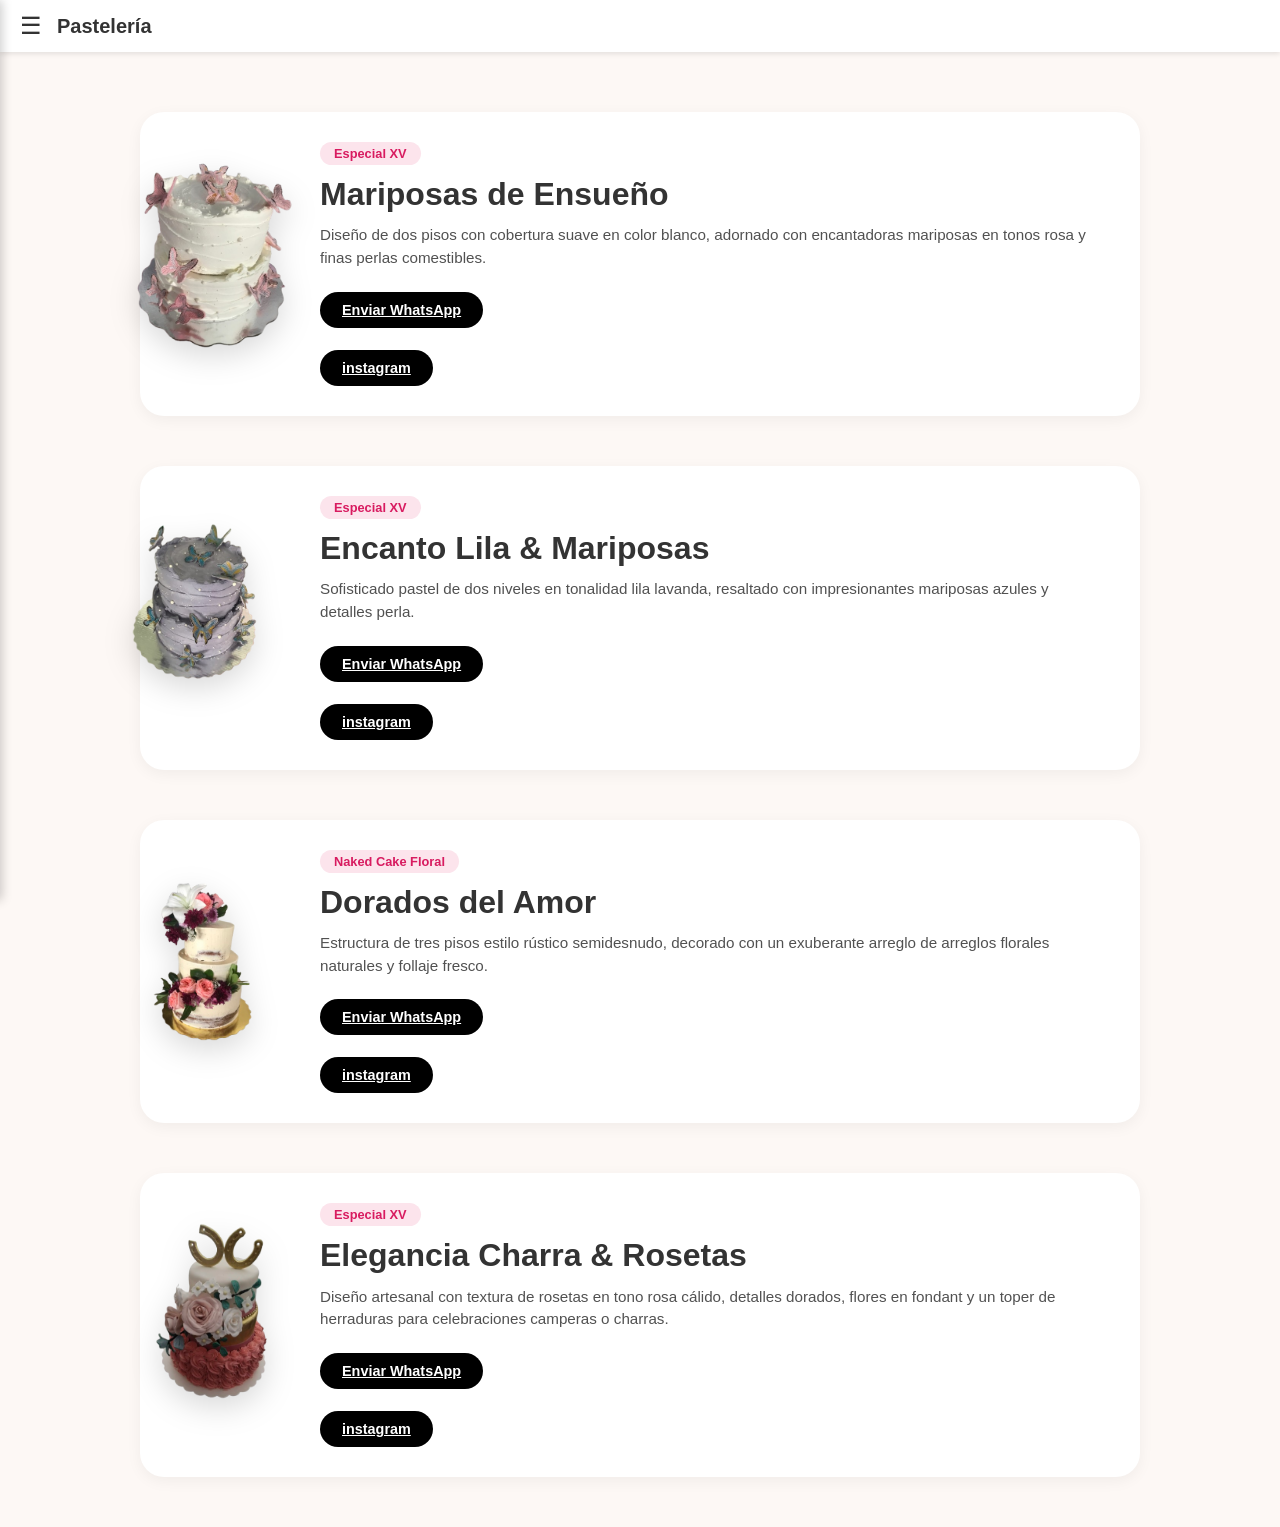
<file: xv.html>
<!DOCTYPE html>
<html lang="es">
<head>
  <meta charset="UTF-8">
  <meta name="viewport" content="width=device-width, initial-scale=1.0">
  <title>Pasteles de Bodas - Pastelería</title>
  <link rel="stylesheet" href="estilos3.css">
</head>
<body>

  <!-- Encabezado -->
  <header class="top-bar">
    <button id="openMenuBtn" class="menu-btn" aria-label="Abrir menú">☰</button>
    <span class="brand-title">Pastelería</span>
  </header>

  <!-- FONDO OSCURO DE SOMBREO (OVERLAY) -->
  <div id="overlay" class="overlay"></div>

  <!-- MENÚ LATERAL DESPLEGABLE (SIDEBAR) -->
  <aside id="sidebar" class="sidebar">
    <div class="sidebar-header">
      <h2>Pastelería</h2>
      <button id="closeMenuBtn" class="close-btn">&times;</button>
    </div>

    <nav class="sidebar-links">
      <ul>
        <li><a href="index.html">🏠 Inicio</a></li>
        <li><a href="b.html">💍 Pasteles de Bodas</a></li>
        <li><a href="p.html">👑 Princesas</a></li>
        <li><a href="i.html">⚽ Infantil</a></li>
        <li><a href="xv.html">👸🏻 XV Años</a></li>
        <li><a href="v.html">🍰 Vitrina</a></li>
        <li><a href="https://www.instagram.com/pasteleria_santa_cecilia?stkn=NXdmcHgwbWNwem84/">📸 Instagram</a></li>
      </ul>
    </nav>

    <!-- DATOS DE CONTACTO DENTRO DEL MENÚ -->
    <div class="sidebar-contact">
      <h3>Contacto Directo</h3>
      <p>📱 <strong>Tel:</strong> 477-559-7699</p>
      <a href="https://wa.me/524775597699" target="_blank" class="whatsapp-btn">
        Enviar WhatsApp
      </a>
    </div>
  </aside>

  <!-- Lista de pasteles de boda -->
  <main class="categories-container">

    <!-- Pastel 1 (Café Elegante) -->
    <!-- Pastel 1 -->
  <article class="product-card card-xv1">
    <div class="card-image-wrapper">
      <img src="xv1.png" alt="Pastel Mariposas de Ensueño" class="product-img">
    </div>
    <div class="card-info">
      <span class="badge-tag">Especial XV</span>
      <h2 class="product-title">Mariposas de Ensueño</h2>
      <p class="product-description">
        Diseño de dos pisos con cobertura suave en color blanco, adornado con encantadoras mariposas en tonos rosa y finas perlas comestibles.
      </p>
      <div class="card-actions">
          <a href="https://wa.me/524775597699?text=Hola,%20me%20gustaría%20cotizar%20un%20pastel%20similar%20a%20este%20modelo:%20https://garciajorgetalentos-beep.github.io/pasteleria-santa-cecilia/xv1.png." class="btn-filled" target="_blank">Enviar WhatsApp</a>
      </div>
      <div class="card-actions">
        <a href="https://www.instagram.com/pasteleria_santa_cecilia?stkn=NXdmcHgwbWNwem84/" class="btn-filled" target="_blank">instagram</a>
      </div>
    </div>
  </article>

    <!-- Pastel 2 (Verde Eucalipto / Rústico) -->
    <article class="product-card card-xv2">
    <div class="card-image-wrapper">
      <img src="xv2.png" alt="Pastel Encanto Lila & Mariposas" class="product-img">
    </div>
    <div class="card-info">
      <span class="badge-tag">Especial XV</span>
      <h2 class="product-title">Encanto Lila & Mariposas</h2>
      <p class="product-description">
        Sofisticado pastel de dos niveles en tonalidad lila lavanda, resaltado con impresionantes mariposas azules y detalles perla.
      </p>
      <div class="card-actions">
          <a href="https://wa.me/524775597699?text=Hola,%20me%20gustaría%20cotizar%20un%20pastel%20similar%20a%20este%20modelo:%20https://garciajorgetalentos-beep.github.io/pasteleria-santa-cecilia/xv2.png." class="btn-filled" target="_blank">Enviar WhatsApp</a>
      </div>
      <div class="card-actions">
        <a href="https://www.instagram.com/pasteleria_santa_cecilia?stkn=NXdmcHgwbWNwem84/" class="btn-filled" target="_blank">instagram</a>
      </div>
    </div>
  </article>

    <!-- Pastel 3 (Dorado / Champán) -->
    <article class="product-card card-xv3">
      <div class="card-image-wrapper">
        <img src="xv3.png" alt="Pastel Dorado" class="product-img">
      </div>
      <div class="card-info">
        <span class="badge-tag">Naked Cake Floral</span>
        <h2 class="product-title">Dorados del Amor</h2>
        <p class="product-description">
          Estructura de tres pisos estilo rústico semidesnudo, decorado con un exuberante arreglo de arreglos florales naturales y follaje fresco.
        </p>
        <div class="card-actions">
          <a href="https://wa.me/524775597699?text=Hola,%20me%20gustaría%20cotizar%20un%20pastel%20similar%20a%20este%20modelo:%20https://garciajorgetalentos-beep.github.io/pasteleria-santa-cecilia/xv3.png." class="btn-filled" target="_blank">Enviar WhatsApp</a>
        </div>
        <div class="card-actions">
          <a href="https://www.instagram.com/pasteleria_santa_cecilia?stkn=NXdmcHgwbWNwem84/" class="btn-filled" target="_blank">instagram</a>
        </div>
      </div>
    </article>
    <article class="product-card card-xv4">
      <div class="card-image-wrapper">
        <img src="xv4.png" alt="Pastel Dorado" class="product-img">
      </div>
      <div class="card-info">
        <span class="badge-tag">Especial XV</span>
        <h2 class="product-title">Elegancia Charra & Rosetas</h2>
        <p class="product-description">
          Diseño artesanal con textura de rosetas en tono rosa cálido, detalles dorados, flores en fondant y un toper de herraduras para celebraciones camperas o charras.
        </p>
        <div class="card-actions">
          <a href="https://wa.me/524775597699?text=Hola,%20me%20gustaría%20cotizar%20un%20pastel%20similar%20a%20este%20modelo:%20https://garciajorgetalentos-beep.github.io/pasteleria-santa-cecilia/xv4.png." class="btn-filled" target="_blank">Enviar WhatsApp</a>
        </div>
        <div class="card-actions">
          <a href="https://www.instagram.com/pasteleria_santa_cecilia?stkn=NXdmcHgwbWNwem84/" class="btn-filled" target="_blank">instagram</a>
        </div>
      </div>
    </article>

  </main>

  <script>
    const openMenuBtn = document.getElementById('openMenuBtn');
    const closeMenuBtn = document.getElementById('closeMenuBtn');
    const sidebar = document.getElementById('sidebar');
    const overlay = document.getElementById('overlay');

    // Función para abrir menú
    function openMenu() {
      sidebar.classList.add('active');
      overlay.classList.add('active');
    }

  // Función para cerrar menú
    function closeMenu() {
      sidebar.classList.remove('active');
      overlay.classList.remove('active');
    }

  // Event Listeners
    openMenuBtn.addEventListener('click', openMenu);
    closeMenuBtn.addEventListener('click', closeMenu);
    overlay.addEventListener('click', closeMenu); // Cierra al hacer clic afuera
  </script>

</body>
</html>
</file>
<file: estilos.css>
/* RESET BÁSICO Y FUENTES */
 * {
  box-sizing: border-box;
  margin: 0;
  padding: 0;
  font-family: 'Segoe UI', Tahoma, Geneva, Verdana, sans-serif;
}

html, body {
  width: 100%;
  overflow-x: hidden;
  background-color: #fdf8f5;
  color: #333;
}

/* ENCABEZADO (NAVBAR) */
.navbar {
  display: flex;
  align-items: center;
  padding: 15px 25px;
  background-color: #ffffff;
  box-shadow: 0 2px 8px rgba(0,0,0,0.08);
}

.menu-btn {
  background: none;
  border: none;
  cursor: pointer;
  display: flex;
  flex-direction: column;
  gap: 5px;
  margin-right: 20px;
}

.menu-btn span {
  width: 25px;
  height: 3px;
  background-color: #555;
  border-radius: 2px;
}

.logo {
  font-size: 1.8rem;
  color: #4a3e3d;
  font-weight: 700;
}

/* HERO A PANTALLA COMPLETA (VIDEO) */
/* Contenedor del video */
/* Contenedor del video */
.hero-fullwidth {
  position: relative;
  width: 100%;
  overflow: hidden;
}

#hero-video {
  width: 100%;
  height: 450px; /* Mantienes tu altura */
  object-fit: contain; /* Muestra el video completo sin recortar lados ni zoom */
  background-color: #000; /* Opcional: fondo negro por si quedan franjas */
  display: block;
}

.hero-overlay {
  position: absolute;
  top: 50%;
  left: 50%;
  transform: translate(-50%, -50%);
  z-index: 2;
  text-align: center;
}

.btn-ordenar {
  background-color: #000000;
  color: #ffffff;
  border: none;
  padding: 12px 28px;
  font-size: 1rem;
  font-weight: 600;
  border-radius: 25px;
  cursor: pointer;
  transition: transform 0.2s ease, background-color 0.3s ease;
  box-shadow: 0 4px 10px rgba(0, 0, 0, 0.3);
}

.btn-ordenar:hover {
  background-color: #333333;
  transform: scale(1.05);
}

.video-control-btn {
  position: absolute;
  bottom: 20px;
  right: 20px;
  z-index: 2;
  background: rgba(255, 255, 255, 0.6);
  border: none;
  width: 35px;
  height: 35px;
  border-radius: 50%;
  cursor: pointer;
  display: flex;
  align-items: center;
  justify-content: center;
  font-size: 0.8rem;
  backdrop-filter: blur(4px);
  transition: background 0.3s ease;
}

.video-control-btn:hover {
  background: rgba(255, 255, 255, 0.9);
}

/* CONTENEDOR PRINCIPAL DE TARJETAS */
.categories-container {
  width: 90%;
  max-width: 1000px;
  margin: 60px auto 50px auto;
  display: flex;
  flex-direction: column;
  gap: 50px;
}

/* ENCABEZADO DE SECCIÓN */
.section-header h2 {
  font-size: 2.5rem;
  font-weight: 900;
  color: #000;
  margin-bottom: 8px;
}

.section-header p {
  color: #555;
  font-size: 1rem;
  margin-bottom: 30px;
}

/* TARJETAS ESTILO CRUMBL (SOBRESALIDAS) */
.product-card {
  position: relative;
  display: flex;
  align-items: center;
  background-color: #ffffff;
  border-radius: 24px;
  padding: 30px 40px 30px 180px; /* Espacio extra para la imagen flotante */
  transition: background-color 0.4s ease, color 0.4s ease, transform 0.3s ease;
  min-height: 240px;
  box-shadow: 0 4px 15px rgba(0,0,0,0.05);
  cursor: pointer;
}

/* CAJA DE LA IMAGEN FLOTANTE */
.card-image-wrapper {
  position: absolute;
  left: -40px; /* Sobresale a la izquierda */
  top: 50%;
  transform: translateY(-50%);
  width: 220px; /* Tamaño grande original */
  height: 220px;
  z-index: 2;
}

.product-img {
  width: 100%;
  height: 100%;
  object-fit: contain;
  filter: drop-shadow(0px 10px 15px rgba(0, 0, 0, 0.15));
  transition: transform 0.4s ease;
}

/* EFECTO DE ZOOM E INCLINACIÓN AL PASAR EL MOUSE */
.product-card:hover .product-img {
  transform: scale(1.08) rotate(-3deg);
}

.card-info {
  display: flex;
  flex-direction: column;
  gap: 12px;
  z-index: 1;
}

.badge-tag {
  align-self: flex-start;
  background-color: #fce4ec;
  color: #d81b60;
  font-size: 0.8rem;
  font-weight: 700;
  padding: 4px 14px;
  border-radius: 12px;
  transition: background-color 0.3s ease, color 0.3s ease;
}

.product-title {
  font-size: 2rem;
  font-weight: 900;
  margin: 0;
  line-height: 1.1;
}

.product-description {
  font-size: 0.95rem;
  line-height: 1.5;
  opacity: 0.85;
}

.card-actions {
  display: flex;
  gap: 15px;
  margin-top: 10px;
}

.btn-outline, .btn-filled {
  padding: 10px 22px;
  border-radius: 20px;
  font-weight: 700;
  font-size: 0.9rem;
  cursor: pointer;
  transition: all 0.3s ease;
}

.btn-outline {
  background: transparent;
  border: 1px solid currentColor;
  color: inherit;
}

.btn-filled {
  background-color: #000000;
  color: #ffffff;
  border: none;
}

/* EFECTOS HOVER DE COLORES SÓLIDOS Y CAMBIO DE BOTONES */
.product-card:hover {
  color: #ffffff;
  transform: translateY(-3px);
}

.product-card:hover .badge-tag {
  background-color: rgba(255, 255, 255, 0.25);
  color: #ffffff;
}

/* 1. Pastel Bodas (Café Sólido) */
.card-bodas:hover {
  background-color: #6d4c41;
}
.card-bodas:hover .btn-filled {
  background-color: #ffffff;
  color: #6d4c41;
}

/* 2. Pastel Princesas (Azul/Morado Sólido) */
.card-princesas:hover {
  background-color: #2b26c7;
}
.card-princesas:hover .btn-filled {
  background-color: #ffffff;
  color: #2b26c7;
}

/* 3. Pastel Infantil (Morado Sólido) */
.card-infantil:hover {
  background-color: #a22ada;
}
.card-infantil:hover .btn-filled {
  background-color: #ffffff;
  color: #a22ada;
}

/* 4. Pastel XV */
.card-xv:hover {
  background-color: #ad1414;
}
.card-xv:hover .btn-filled {
  background-color: #ffffff;
  color: #ad1414;
}

.card-vitrina:hover {
  background-color: #14ad42;
}
.card-vitrina:hover .btn-filled {
  background-color: #ffffff;
  color: #14ad42;
}

/* --- BARRA SUPERIOR --- */
.top-bar {
  display: flex;
  align-items: center;
  background-color: #ffffff;
  padding: 12px 20px;
  box-shadow: 0 2px 5px rgba(0,0,0,0.1);
  position: sticky;
  top: 0;
  z-index: 100;
}

.menu-btn {
  background: none;
  border: none;
  font-size: 24px;
  cursor: pointer;
  margin-right: 15px;
  color: #333;
}

.brand-title {
  font-size: 20px;
  font-weight: bold;
  color: #333;
}

/* --- FONDO OSCURO --- */
.overlay {
  position: fixed;
  top: 0;
  left: 0;
  width: 100%;
  height: 100%;
  background: rgba(0, 0, 0, 0.5);
  opacity: 0;
  visibility: hidden;
  transition: opacity 0.3s ease, visibility 0.3s ease;
  z-index: 998;
}

.overlay.active {
  opacity: 1;
  visibility: visible;
}

/* --- MENÚ LATERAL (OCULTO A LA IZQUIERDA) --- */
.sidebar {
  position: fixed;
  top: 0;
  left: -280px; /* Se oculta fuera de la pantalla */
  width: 280px;
  height: 100%;
  background-color: #ffffff;
  box-shadow: 2px 0 10px rgba(0,0,0,0.2);
  transition: left 0.3s ease;
  z-index: 999;
  display: flex;
  flex-direction: column;
  padding: 20px;
  box-sizing: border-box;
}

/* Estado Activo: Muestra el menú */
.sidebar.active {
  left: 0;
}

.sidebar-header {
  display: flex;
  justify-content: space-between;
  align-items: center;
  border-bottom: 1px solid #eee;
  padding-bottom: 15px;
}

.sidebar-header h2 {
  margin: 0;
  font-size: 20px;
  color: #333;
}

.close-btn {
  background: none;
  border: none;
  font-size: 28px;
  cursor: pointer;
  color: #888;
}

/* Enlaces del Menú */
.sidebar-links ul {
  list-style: none;
  padding: 0;
  margin: 20px 0;
}

.sidebar-links li {
  margin-bottom: 15px;
}

.sidebar-links a {
  text-decoration: none;
  color: #444;
  font-size: 16px;
  font-weight: 500;
  display: block;
  padding: 8px 0;
  transition: color 0.2s;
}

.sidebar-links a:hover {
  color: #e91e63;
}

/* Sección de Contacto */
.sidebar-contact {
  margin-top: auto; /* Empuja el contacto al final del menú */
  border-top: 1px solid #eee;
  padding-top: 15px;
}

.sidebar-contact h3 {
  font-size: 14px;
  color: #777;
  margin-bottom: 8px;
}

.sidebar-contact p {
  font-size: 14px;
  margin: 5px 0 12px 0;
  color: #333;
}

.whatsapp-btn {
  display: block;
  text-align: center;
  background-color: #25d366;
  color: #fff;
  padding: 10px;
  border-radius: 6px;
  text-decoration: none;
  font-weight: bold;
  font-size: 14px;
}
</file>
<file: estilos2.css>
/* RESET BÁSICO Y FUENTES */
* {
  box-sizing: border-box;
  margin: 0;
  padding: 0;
  font-family: 'Segoe UI', Tahoma, Geneva, Verdana, sans-serif;
}

html, body {
  width: 100%;
  overflow-x: hidden;
  background-color: #fdf8f5;
  color: #333;
}

/* ENCABEZADO DE SECCIÓN */
.category-header {
  width: 90%;
  max-width: 1000px;
  margin: 30px auto 10px auto;
}

.back-btn {
  display: inline-block;
  color: #666;
  text-decoration: none;
  font-weight: 600;
  margin-bottom: 12px;
  transition: color 0.2s;
}

.back-btn:hover {
  color: #000;
}

.category-header h1 {
  font-size: 2.5rem;
  font-weight: 900;
  color: #000;
  margin-bottom: 5px;
}

.category-header p {
  color: #555;
  font-size: 1.1rem;
}

/* CONTENEDOR PRINCIPAL DE TARJETAS */
.categories-container {
  width: 90%;
  max-width: 1000px;
  margin: 60px auto 50px auto;
  display: flex;
  flex-direction: column;
  gap: 50px;
}

/* TARJETAS SOBRESALIDAS (BASE) */
.product-card {
  position: relative;
  display: flex;
  align-items: center;
  background-color: #ffffff;
  border-radius: 24px;
  padding: 30px 40px 30px 180px;
  transition: background-color 0.4s ease, color 0.4s ease, transform 0.3s ease;
  min-height: 240px;
  box-shadow: 0 4px 15px rgba(0,0,0,0.05);
  cursor: pointer;
}

/* CAJA DE LA IMAGEN FLOTANTE */
.card-image-wrapper {
  position: absolute;
  left: -40px;
  top: 50%;
  transform: translateY(-50%);
  width: 220px;
  height: 220px;
  z-index: 2;
}

.product-img {
  width: 100%;
  height: 100%;
  object-fit: contain;
  filter: drop-shadow(0px 10px 15px rgba(0, 0, 0, 0.15));
  transition: transform 0.4s ease;
}

/* ZOOM E INCLINACIÓN AL PASAR EL MOUSE */
.product-card:hover .product-img {
  transform: scale(1.08) rotate(-3deg);
}

.card-info {
  display: flex;
  flex-direction: column;
  gap: 12px;
  z-index: 1;
}

.badge-tag {
  align-self: flex-start;
  background-color: #fce4ec;
  color: #d81b60;
  font-size: 0.8rem;
  font-weight: 700;
  padding: 4px 14px;
  border-radius: 12px;
  transition: background-color 0.3s ease, color 0.3s ease;
}

.product-title {
  font-size: 2rem;
  font-weight: 900;
  margin: 0;
  line-height: 1.1;
}

.product-description {
  font-size: 0.95rem;
  line-height: 1.5;
  opacity: 0.85;
}

.card-actions {
  display: flex;
  gap: 15px;
  margin-top: 10px;
}

.btn-outline, .btn-filled {
  padding: 10px 22px;
  border-radius: 20px;
  font-weight: 700;
  font-size: 0.9rem;
  cursor: pointer;
  transition: all 0.3s ease;
}

.btn-outline {
  background: transparent;
  border: 1px solid currentColor;
  color: inherit;
}

.btn-filled {
  background-color: #000000;
  color: #ffffff;
  border: none;
}

/* ESTILOS DE TEXTO Y MEDALLA EN HOVER GENERAL */
.product-card:hover {
  color: #ffffff;
  transform: translateY(-3px);
}

.product-card:hover .badge-tag {
  background-color: rgba(255, 255, 255, 0.25);
  color: #ffffff;
}

/* ===================================================
   1. SECCIÓN DE BODAS (HOVER ESPECÍFICO)
   =================================================== */

/* Café Elegante */
.card-boda-elegante:hover {
  background-color: #6d4c41;
}
.card-boda-elegante:hover .btn-filled {
  background-color: #ffffff;
  color: #6d4c41;
}

/* Verde Eucalipto */
.card-boda-rustico:hover {
  background-color: #4a6b5d;
}
.card-boda-rustico:hover .btn-filled {
  background-color: #ffffff;
  color: #4a6b5d;
}

/* Dorado Champán */
.card-boda-dorado:hover {
  background-color: #c59b27;
}
.card-boda-dorado:hover .btn-filled {
  background-color: #ffffff;
  color: #c59b27;
}

/* ===================================================
   2. SECCIÓN DE PRINCESAS (HOVER ESPECÍFICO)
   =================================================== */

/* Aurora (Rosa) */
.card-princesa-aurora:hover {
  background-color: #c2185b;
}
.card-princesa-aurora:hover .btn-filled {
  background-color: #ffffff;
  color: #c2185b;
}

/* Tiana (Verde) */
.card-princesa-tiana:hover {
  background-color: #388e3c;
}
.card-princesa-tiana:hover .btn-filled {
  background-color: #ffffff;
  color: #388e3c;
}

/* Castillo Real (Rosa Intenso) */
.card-princesa-castillo:hover {
  background-color: #d81b60;
}
.card-princesa-castillo:hover .btn-filled {
  background-color: #ffffff;
  color: #d81b60;
}

/* Sirenita (Azul Turquesa) */
.card-princesa-sirenita:hover {
  background-color: #00838f;
}
.card-princesa-sirenita:hover .btn-filled {
  background-color: #ffffff;
  color: #00838f;
}

/* Tinkerbell (Verde Claro) */
.card-princesa-tinkerbell:hover {
  background-color: #689f38;
}
.card-princesa-tinkerbell:hover .btn-filled {
  background-color: #ffffff;
  color: #689f38;
}

/* --- BARRA SUPERIOR --- */
.top-bar {
  display: flex;
  align-items: center;
  background-color: #ffffff;
  padding: 12px 20px;
  box-shadow: 0 2px 5px rgba(0,0,0,0.1);
  position: sticky;
  top: 0;
  z-index: 100;
}

.menu-btn {
  background: none;
  border: none;
  font-size: 24px;
  cursor: pointer;
  margin-right: 15px;
  color: #333;
}

.brand-title {
  font-size: 20px;
  font-weight: bold;
  color: #333;
}

/* --- FONDO OSCURO --- */
.overlay {
  position: fixed;
  top: 0;
  left: 0;
  width: 100%;
  height: 100%;
  background: rgba(0, 0, 0, 0.5);
  opacity: 0;
  visibility: hidden;
  transition: opacity 0.3s ease, visibility 0.3s ease;
  z-index: 998;
}

.overlay.active {
  opacity: 1;
  visibility: visible;
}

/* --- MENÚ LATERAL (OCULTO A LA IZQUIERDA) --- */
.sidebar {
  position: fixed;
  top: 0;
  left: -280px; /* Se oculta fuera de la pantalla */
  width: 280px;
  height: 100%;
  background-color: #ffffff;
  box-shadow: 2px 0 10px rgba(0,0,0,0.2);
  transition: left 0.3s ease;
  z-index: 999;
  display: flex;
  flex-direction: column;
  padding: 20px;
  box-sizing: border-box;
}

/* Estado Activo: Muestra el menú */
.sidebar.active {
  left: 0;
}

.sidebar-header {
  display: flex;
  justify-content: space-between;
  align-items: center;
  border-bottom: 1px solid #eee;
  padding-bottom: 15px;
}

.sidebar-header h2 {
  margin: 0;
  font-size: 20px;
  color: #333;
}

.close-btn {
  background: none;
  border: none;
  font-size: 28px;
  cursor: pointer;
  color: #888;
}

/* Enlaces del Menú */
.sidebar-links ul {
  list-style: none;
  padding: 0;
  margin: 20px 0;
}

.sidebar-links li {
  margin-bottom: 15px;
}

.sidebar-links a {
  text-decoration: none;
  color: #444;
  font-size: 16px;
  font-weight: 500;
  display: block;
  padding: 8px 0;
  transition: color 0.2s;
}

.sidebar-links a:hover {
  color: #e91e63;
}

/* Sección de Contacto */
.sidebar-contact {
  margin-top: auto; /* Empuja el contacto al final del menú */
  border-top: 1px solid #eee;
  padding-top: 15px;
}

.sidebar-contact h3 {
  font-size: 14px;
  color: #777;
  margin-bottom: 8px;
}

.sidebar-contact p {
  font-size: 14px;
  margin: 5px 0 12px 0;
  color: #333;
}

.whatsapp-btn {
  display: block;
  text-align: center;
  background-color: #25d366;
  color: #fff;
  padding: 10px;
  border-radius: 6px;
  text-decoration: none;
  font-weight: bold;
  font-size: 14px;
}
</file>
<file: estilos4.css>
/* RESET BÁSICO Y FUENTES */
* {
  box-sizing: border-box;
  margin: 0;
  padding: 0;
  font-family: 'Segoe UI', Tahoma, Geneva, Verdana, sans-serif;
}

html, body {
  width: 100%;
  overflow-x: hidden;
  background-color: #fdf8f5;
  color: #333;
}

/* ENCABEZADO DE SECCIÓN */
.category-header {
  width: 90%;
  max-width: 1000px;
  margin: 30px auto 10px auto;
}

.back-btn {
  display: inline-block;
  color: #666;
  text-decoration: none;
  font-weight: 600;
  margin-bottom: 12px;
  transition: color 0.2s;
}

.back-btn:hover {
  color: #000;
}

.category-header h1 {
  font-size: 2.5rem;
  font-weight: 900;
  color: #000;
  margin-bottom: 5px;
}

.category-header p {
  color: #555;
  font-size: 1.1rem;
}

/* CONTENEDOR PRINCIPAL DE TARJETAS */
.categories-container {
  width: 90%;
  max-width: 1000px;
  margin: 60px auto 50px auto;
  display: flex;
  flex-direction: column;
  gap: 50px;
}

/* TARJETAS SOBRESALIDAS (BASE) */
.product-card {
  position: relative;
  display: flex;
  align-items: center;
  background-color: #ffffff;
  border-radius: 24px;
  padding: 30px 40px 30px 180px;
  transition: background-color 0.4s ease, color 0.4s ease, transform 0.3s ease;
  min-height: 240px;
  box-shadow: 0 4px 15px rgba(0,0,0,0.05);
  cursor: pointer;
}

/* CAJA DE LA IMAGEN FLOTANTE */
.card-image-wrapper {
  position: absolute;
  left: -40px;
  top: 50%;
  transform: translateY(-50%);
  width: 220px;
  height: 220px;
  z-index: 2;
}

.product-img {
  width: 100%;
  height: 100%;
  object-fit: contain;
  filter: drop-shadow(0px 10px 15px rgba(0, 0, 0, 0.15));
  transition: transform 0.4s ease;
}

/* ZOOM E INCLINACIÓN AL PASAR EL MOUSE */
.product-card:hover .product-img {
  transform: scale(1.08) rotate(-3deg);
}

.card-info {
  display: flex;
  flex-direction: column;
  gap: 12px;
  z-index: 1;
}

.badge-tag {
  align-self: flex-start;
  background-color: #fce4ec;
  color: #d81b60;
  font-size: 0.8rem;
  font-weight: 700;
  padding: 4px 14px;
  border-radius: 12px;
  transition: background-color 0.3s ease, color 0.3s ease;
}

.product-title {
  font-size: 2rem;
  font-weight: 900;
  margin: 0;
  line-height: 1.1;
}

.product-description {
  font-size: 0.95rem;
  line-height: 1.5;
  opacity: 0.85;
}

.card-actions {
  display: flex;
  gap: 15px;
  margin-top: 10px;
}

.btn-outline, .btn-filled {
  padding: 10px 22px;
  border-radius: 20px;
  font-weight: 700;
  font-size: 0.9rem;
  cursor: pointer;
  transition: all 0.3s ease;
}

.btn-outline {
  background: transparent;
  border: 1px solid currentColor;
  color: inherit;
}

.btn-filled {
  background-color: #000000;
  color: #ffffff;
  border: none;
}

/* ESTILOS DE TEXTO Y MEDALLA EN HOVER GENERAL */
.product-card:hover {
  color: #ffffff;
  transform: translateY(-3px);
}

.product-card:hover .badge-tag {
  background-color: rgba(255, 255, 255, 0.25);
  color: #ffffff;
}

/* ===================================================
   1. SECCIÓN DE VITRINA (HOVER ESPECÍFICO)
   =================================================== */

/* Café Elegante */
.card-v1:hover {
  background-color: #ff8b8b;
}
.card-v1 .btn-filled {
  background-color: #ffffff;
  color: #ff8b8b;
}

/* Verde Eucalipto */
.card-v2:hover {
  background-color: #4a6b5d;
}
.card-v2:hover .btn-filled {
  background-color: #ffffff;
  color: #4a6b5d;
}

/* Dorado Champán */
.card-v3:hover {
  background-color: #c59b27;
}
.card-v3:hover .btn-filled {
  background-color: #ffffff;
  color: #c59b27;
}

.card-v4:hover {
  background-color: #94ff74;
}
.card-v4:hover .btn-filled {
  background-color: #ffffff;
  color: #94ff74;
}

.card-v5:hover {
  background-color: #6afff3;
}
.card-v5:hover .btn-filled {
  background-color: #ffffff;
  color: #6afff3;
}

.card-v6:hover {
  background-color: #8a82ff;
}
.card-v6:hover .btn-filled {
  background-color: #ffffff;
  color: #8a82ff;
}

.card-v7:hover {
  background-color: #e97ad1;
}
.card-v7:hover .btn-filled {
  background-color: #ffffff;
  color: #e97ad1;
}

/* --- BARRA SUPERIOR --- */
.top-bar {
  display: flex;
  align-items: center;
  background-color: #ffffff;
  padding: 12px 20px;
  box-shadow: 0 2px 5px rgba(0,0,0,0.1);
  position: sticky;
  top: 0;
  z-index: 100;
}

.menu-btn {
  background: none;
  border: none;
  font-size: 24px;
  cursor: pointer;
  margin-right: 15px;
  color: #333;
}

.brand-title {
  font-size: 20px;
  font-weight: bold;
  color: #333;
}

/* --- FONDO OSCURO --- */
.overlay {
  position: fixed;
  top: 0;
  left: 0;
  width: 100%;
  height: 100%;
  background: rgba(0, 0, 0, 0.5);
  opacity: 0;
  visibility: hidden;
  transition: opacity 0.3s ease, visibility 0.3s ease;
  z-index: 998;
}

.overlay.active {
  opacity: 1;
  visibility: visible;
}

/* --- MENÚ LATERAL (OCULTO A LA IZQUIERDA) --- */
.sidebar {
  position: fixed;
  top: 0;
  left: -280px; /* Se oculta fuera de la pantalla */
  width: 280px;
  height: 100%;
  background-color: #ffffff;
  box-shadow: 2px 0 10px rgba(0,0,0,0.2);
  transition: left 0.3s ease;
  z-index: 999;
  display: flex;
  flex-direction: column;
  padding: 20px;
  box-sizing: border-box;
}

/* Estado Activo: Muestra el menú */
.sidebar.active {
  left: 0;
}

.sidebar-header {
  display: flex;
  justify-content: space-between;
  align-items: center;
  border-bottom: 1px solid #eee;
  padding-bottom: 15px;
}

.sidebar-header h2 {
  margin: 0;
  font-size: 20px;
  color: #333;
}

.close-btn {
  background: none;
  border: none;
  font-size: 28px;
  cursor: pointer;
  color: #888;
}

/* Enlaces del Menú */
.sidebar-links ul {
  list-style: none;
  padding: 0;
  margin: 20px 0;
}

.sidebar-links li {
  margin-bottom: 15px;
}

.sidebar-links a {
  text-decoration: none;
  color: #444;
  font-size: 16px;
  font-weight: 500;
  display: block;
  padding: 8px 0;
  transition: color 0.2s;
}

.sidebar-links a:hover {
  color: #e91e63;
}

/* Sección de Contacto */
.sidebar-contact {
  margin-top: auto; /* Empuja el contacto al final del menú */
  border-top: 1px solid #eee;
  padding-top: 15px;
}

.sidebar-contact h3 {
  font-size: 14px;
  color: #777;
  margin-bottom: 8px;
}

.sidebar-contact p {
  font-size: 14px;
  margin: 5px 0 12px 0;
  color: #333;
}

.whatsapp-btn {
  display: block;
  text-align: center;
  background-color: #25d366;
  color: #fff;
  padding: 10px;
  border-radius: 6px;
  text-decoration: none;
  font-weight: bold;
  font-size: 14px;
}
</file>
<file: estilos3.css>
* {
  box-sizing: border-box;
  margin: 0;
  padding: 0;
  font-family: 'Segoe UI', Tahoma, Geneva, Verdana, sans-serif;
}

html, body {
  width: 100%;
  overflow-x: hidden;
  background-color: #fdf8f5;
  color: #333;
}

/* ENCABEZADO (NAVBAR) */
.navbar {
  display: flex;
  align-items: center;
  padding: 15px 25px;
  background-color: #ffffff;
  box-shadow: 0 2px 8px rgba(0,0,0,0.08);
}

.menu-btn {
  background: none;
  border: none;
  cursor: pointer;
  display: flex;
  flex-direction: column;
  gap: 5px;
  margin-right: 20px;
}

.menu-btn span {
  width: 25px;
  height: 3px;
  background-color: #555;
  border-radius: 2px;
}

.logo {
  font-size: 1.8rem;
  color: #4a3e3d;
  font-weight: 700;
}

/* HERO A PANTALLA COMPLETA (VIDEO) */
.hero-fullwidth {
  position: relative;
  width: 100vw;
  height: 70vh;
  background-color: #000;
  overflow: hidden;
}

#hero-video {
  width: 100%;
  height: 100%;
  object-fit: cover;
  display: block;
}

.hero-overlay {
  position: absolute;
  top: 50%;
  left: 50%;
  transform: translate(-50%, -50%);
  z-index: 2;
  text-align: center;
}

.btn-ordenar {
  background-color: #000000;
  color: #ffffff;
  border: none;
  padding: 12px 28px;
  font-size: 1rem;
  font-weight: 600;
  border-radius: 25px;
  cursor: pointer;
  transition: transform 0.2s ease, background-color 0.3s ease;
  box-shadow: 0 4px 10px rgba(0, 0, 0, 0.3);
}

.btn-ordenar:hover {
  background-color: #333333;
  transform: scale(1.05);
}

.video-control-btn {
  position: absolute;
  bottom: 20px;
  right: 20px;
  z-index: 2;
  background: rgba(255, 255, 255, 0.6);
  border: none;
  width: 35px;
  height: 35px;
  border-radius: 50%;
  cursor: pointer;
  display: flex;
  align-items: center;
  justify-content: center;
  font-size: 0.8rem;
  backdrop-filter: blur(4px);
  transition: background 0.3s ease;
}

.video-control-btn:hover {
  background: rgba(255, 255, 255, 0.9);
}

/* CONTENEDOR PRINCIPAL DE TARJETAS */
.categories-container {
  width: 90%;
  max-width: 1000px;
  margin: 60px auto 50px auto;
  display: flex;
  flex-direction: column;
  gap: 50px;
}

/* ENCABEZADO DE SECCIÓN */
.section-header h2 {
  font-size: 2.5rem;
  font-weight: 900;
  color: #000;
  margin-bottom: 8px;
}

.section-header p {
  color: #555;
  font-size: 1rem;
  margin-bottom: 30px;
}

/* TARJETAS ESTILO CRUMBL (SOBRESALIDAS) */
.product-card {
  position: relative;
  display: flex;
  align-items: center;
  background-color: #ffffff;
  border-radius: 24px;
  padding: 30px 40px 30px 180px; /* Espacio extra para la imagen flotante */
  transition: background-color 0.4s ease, color 0.4s ease, transform 0.3s ease;
  min-height: 240px;
  box-shadow: 0 4px 15px rgba(0,0,0,0.05);
  cursor: pointer;
}

/* CAJA DE LA IMAGEN FLOTANTE */
.card-image-wrapper {
  position: absolute;
  left: -40px; /* Sobresale a la izquierda */
  top: 50%;
  transform: translateY(-50%);
  width: 220px; /* Tamaño grande original */
  height: 220px;
  z-index: 2;
}

.product-img {
  width: 100%;
  height: 100%;
  object-fit: contain;
  filter: drop-shadow(0px 10px 15px rgba(0, 0, 0, 0.15));
  transition: transform 0.4s ease;
}

/* EFECTO DE ZOOM E INCLINACIÓN AL PASAR EL MOUSE */
.product-card:hover .product-img {
  transform: scale(1.08) rotate(-3deg);
}

.card-info {
  display: flex;
  flex-direction: column;
  gap: 12px;
  z-index: 1;
}

.badge-tag {
  align-self: flex-start;
  background-color: #fce4ec;
  color: #d81b60;
  font-size: 0.8rem;
  font-weight: 700;
  padding: 4px 14px;
  border-radius: 12px;
  transition: background-color 0.3s ease, color 0.3s ease;
}

.product-title {
  font-size: 2rem;
  font-weight: 900;
  margin: 0;
  line-height: 1.1;
}

.product-description {
  font-size: 0.95rem;
  line-height: 1.5;
  opacity: 0.85;
}

.card-actions {
  display: flex;
  gap: 15px;
  margin-top: 10px;
}

.btn-outline, .btn-filled {
  padding: 10px 22px;
  border-radius: 20px;
  font-weight: 700;
  font-size: 0.9rem;
  cursor: pointer;
  transition: all 0.3s ease;
}

.btn-outline {
  background: transparent;
  border: 1px solid currentColor;
  color: inherit;
}

.btn-filled {
  background-color: #000000;
  color: #ffffff;
  border: none;
}

/* EFECTOS HOVER DE COLORES SÓLIDOS Y CAMBIO DE BOTONES */
.product-card:hover {
  color: #ffffff;
  transform: translateY(-3px);
}

.product-card:hover .badge-tag {
  background-color: rgba(255, 255, 255, 0.25);
  color: #ffffff;
}
/* cartas de los pasteles de XV años */
.card-xv1:hover {
  background-color: #942a00;
}
.card-xv1:hover .btn-filled {
  background-color: #ffffff;
  color: #942a00;
}
.card-xv2:hover {
  background-color: #69d108;
}
.card-xv2:hover .btn-filled {
  background-color: #ffffff;
  color: #69d108;
}
.card-xv3:hover {
  background-color: #08a9d1;
}
.card-xv3:hover .btn-filled {
  background-color: #ffffff;
  color: #08a9d1;
}
.card-xv4:hover {
  background-color: #7708d1;
}
.card-xv4:hover .btn-filled {
  background-color: #ffffff;
  color: #7708d1;
}

/* --- BARRA SUPERIOR --- */
.top-bar {
  display: flex;
  align-items: center;
  background-color: #ffffff;
  padding: 12px 20px;
  box-shadow: 0 2px 5px rgba(0,0,0,0.1);
  position: sticky;
  top: 0;
  z-index: 100;
}

.menu-btn {
  background: none;
  border: none;
  font-size: 24px;
  cursor: pointer;
  margin-right: 15px;
  color: #333;
}

.brand-title {
  font-size: 20px;
  font-weight: bold;
  color: #333;
}

/* --- FONDO OSCURO --- */
.overlay {
  position: fixed;
  top: 0;
  left: 0;
  width: 100%;
  height: 100%;
  background: rgba(0, 0, 0, 0.5);
  opacity: 0;
  visibility: hidden;
  transition: opacity 0.3s ease, visibility 0.3s ease;
  z-index: 998;
}

.overlay.active {
  opacity: 1;
  visibility: visible;
}

/* --- MENÚ LATERAL (OCULTO A LA IZQUIERDA) --- */
.sidebar {
  position: fixed;
  top: 0;
  left: -280px; /* Se oculta fuera de la pantalla */
  width: 280px;
  height: 100%;
  background-color: #ffffff;
  box-shadow: 2px 0 10px rgba(0,0,0,0.2);
  transition: left 0.3s ease;
  z-index: 999;
  display: flex;
  flex-direction: column;
  padding: 20px;
  box-sizing: border-box;
}

/* Estado Activo: Muestra el menú */
.sidebar.active {
  left: 0;
}

.sidebar-header {
  display: flex;
  justify-content: space-between;
  align-items: center;
  border-bottom: 1px solid #eee;
  padding-bottom: 15px;
}

.sidebar-header h2 {
  margin: 0;
  font-size: 20px;
  color: #333;
}

.close-btn {
  background: none;
  border: none;
  font-size: 28px;
  cursor: pointer;
  color: #888;
}

/* Enlaces del Menú */
.sidebar-links ul {
  list-style: none;
  padding: 0;
  margin: 20px 0;
}

.sidebar-links li {
  margin-bottom: 15px;
}

.sidebar-links a {
  text-decoration: none;
  color: #444;
  font-size: 16px;
  font-weight: 500;
  display: block;
  padding: 8px 0;
  transition: color 0.2s;
}

.sidebar-links a:hover {
  color: #e91e63;
}

/* Sección de Contacto */
.sidebar-contact {
  margin-top: auto; /* Empuja el contacto al final del menú */
  border-top: 1px solid #eee;
  padding-top: 15px;
}

.sidebar-contact h3 {
  font-size: 14px;
  color: #777;
  margin-bottom: 8px;
}

.sidebar-contact p {
  font-size: 14px;
  margin: 5px 0 12px 0;
  color: #333;
}

.whatsapp-btn {
  display: block;
  text-align: center;
  background-color: #25d366;
  color: #fff;
  padding: 10px;
  border-radius: 6px;
  text-decoration: none;
  font-weight: bold;
  font-size: 14px;
}
</file>
